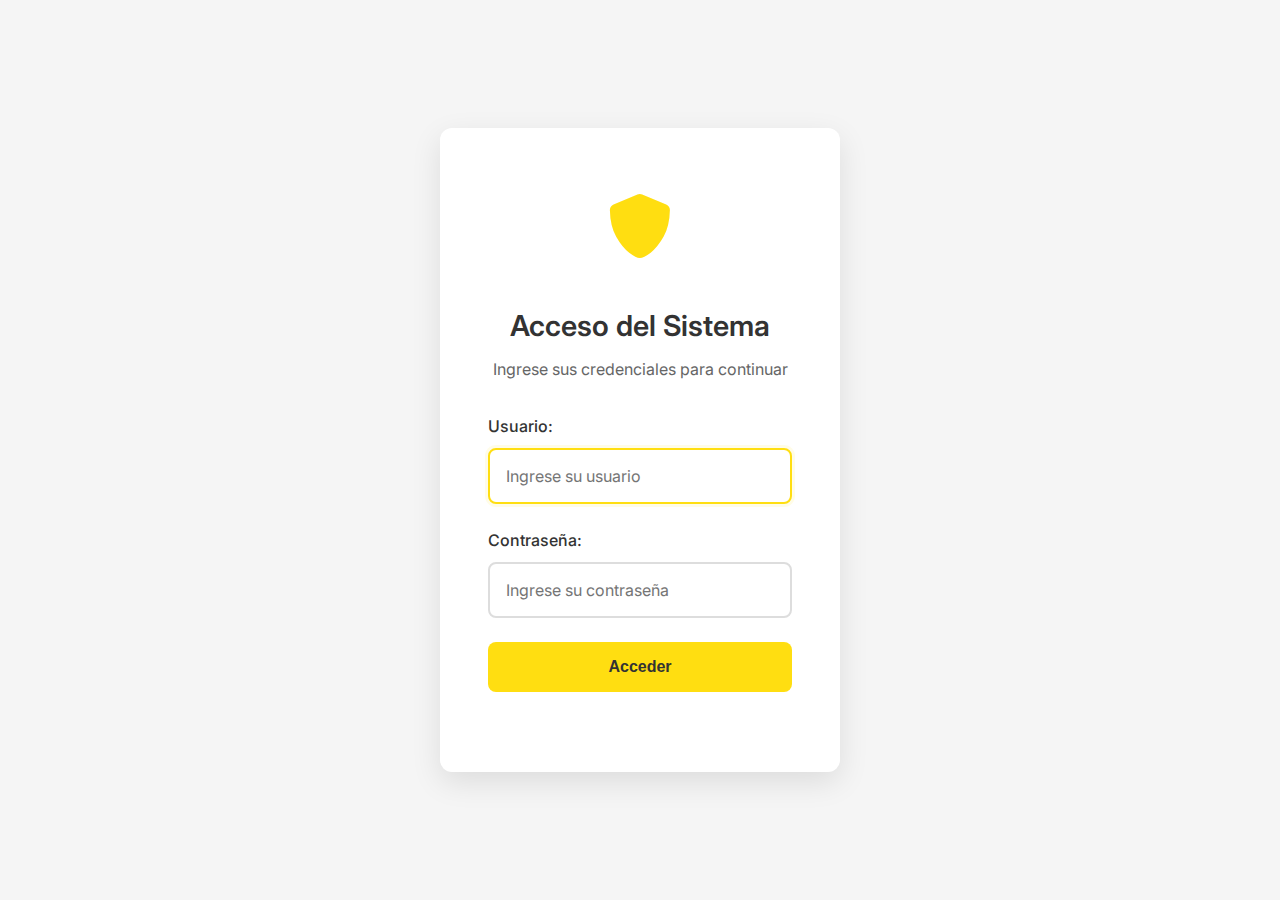
<file: admin-access.html>
<!DOCTYPE html>
<html lang="es">
<head>
    <meta charset="UTF-8">
    <meta name="viewport" content="width=device-width, initial-scale=1.0">
    <title>Acceso del Sistema</title>
    <link rel="stylesheet" href="admin-styles.css">
    <link rel="stylesheet" href="https://cdnjs.cloudflare.com/ajax/libs/font-awesome/6.0.0/css/all.min.css">
    <link href="https://fonts.googleapis.com/css2?family=Inter:wght@300;400;500;600;700&display=swap" rel="stylesheet">
    <style>
        body {
            font-family: 'Inter', sans-serif;
            background: #f5f5f5;
            margin: 0;
            padding: 0;
            display: flex;
            justify-content: center;
            align-items: center;
            min-height: 100vh;
        }
        
        .access-container {
            background: white;
            padding: 3rem;
            border-radius: 12px;
            box-shadow: 0 10px 30px rgba(0,0,0,0.1);
            text-align: center;
            max-width: 400px;
            width: 90%;
        }
        
        .access-icon {
            font-size: 4rem;
            color: #FFDE11;
            margin-bottom: 1.5rem;
        }
        
        .access-title {
            font-size: 1.8rem;
            font-weight: 600;
            color: #333;
            margin-bottom: 0.5rem;
        }
        
        .access-subtitle {
            color: #666;
            margin-bottom: 2rem;
        }
        
        .access-form {
            text-align: left;
        }
        
        .form-group {
            margin-bottom: 1.5rem;
        }
        
        .form-group label {
            display: block;
            margin-bottom: 0.5rem;
            font-weight: 500;
            color: #333;
        }
        
        .form-group input {
            width: 100%;
            padding: 1rem;
            border: 2px solid #ddd;
            border-radius: 8px;
            font-size: 1rem;
            transition: border-color 0.3s ease;
            box-sizing: border-box;
        }
        
        .form-group input:focus {
            outline: none;
            border-color: #FFDE11;
        }
        
        .access-button {
            width: 100%;
            padding: 1rem;
            background: #FFDE11;
            color: #333;
            border: none;
            border-radius: 8px;
            font-size: 1rem;
            font-weight: 600;
            cursor: pointer;
            transition: all 0.3s ease;
        }
        
        .access-button:hover {
            background: #e6c800;
            transform: translateY(-2px);
        }
        
        .access-button:disabled {
            background: #ccc;
            cursor: not-allowed;
            transform: none;
        }
        
        .error-message {
            color: #e74c3c;
            font-size: 0.9rem;
            margin-top: 0.5rem;
            display: none;
        }
        
        .success-message {
            color: #27ae60;
            font-size: 0.9rem;
            margin-top: 0.5rem;
            display: none;
        }
        
        .shake {
            animation: shake 0.5s ease-in-out;
        }
        
        @keyframes shake {
            0%, 100% { transform: translateX(0); }
            10%, 30%, 50%, 70%, 90% { transform: translateX(-5px); }
            20%, 40%, 60%, 80% { transform: translateX(5px); }
        }
        
        .loading {
            display: none;
            margin-top: 1rem;
        }
        
        .reset-button {
            background: #6c757d;
            color: white;
            border: none;
            padding: 0.75rem 1.5rem;
            border-radius: 8px;
            font-size: 0.9rem;
            cursor: pointer;
            transition: all 0.3s ease;
            display: none;
        }
        
        .reset-button:hover {
            background: #5a6268;
            transform: translateY(-1px);
        }
        
        .reset-button i {
            margin-right: 0.5rem;
        }
        
        .spinner {
            border: 3px solid #f3f3f3;
            border-top: 3px solid #FFDE11;
            border-radius: 50%;
            width: 20px;
            height: 20px;
            animation: spin 1s linear infinite;
            margin: 0 auto;
        }
        
        @keyframes spin {
            0% { transform: rotate(0deg); }
            100% { transform: rotate(360deg); }
        }
    </style>
</head>
<body>
    <div class="access-container">
        <div class="access-icon">
            <i class="fas fa-shield-alt"></i>
        </div>
        <h1 class="access-title">Acceso del Sistema</h1>
        <p class="access-subtitle">Ingrese sus credenciales para continuar</p>
        
        <form id="accessForm" class="access-form">
            <div class="form-group">
                <label for="username">Usuario:</label>
                <input type="text" id="username" placeholder="Ingrese su usuario" required>
            </div>
            
            <div class="form-group">
                <label for="password">Contraseña:</label>
                <input type="password" id="password" placeholder="Ingrese su contraseña" required>
            </div>
            
            <button type="submit" class="access-button" id="submitBtn">
                <span class="btn-text">Acceder</span>
                <div class="loading">
                    <div class="spinner"></div>
                </div>
            </button>
        </form>
        
        <div class="error-message" id="errorMessage"></div>
        <div class="success-message" id="successMessage"></div>
        
        <!-- Botón de reset para desarrollo -->
        <div class="reset-section" style="margin-top: 2rem; text-align: center;">
            <button type="button" class="reset-button" id="resetButton" style="display: none;">
                <i class="fas fa-undo"></i> Resetear Acceso del Primer Nivel
            </button>
        </div>
    </div>

    <script>
        // Credenciales del primer nivel (Alan/Zorzzut999)
        const FIRST_LEVEL_USERNAME = "Alan";
        const FIRST_LEVEL_PASSWORD = "Zorzzut999";
        
        // Credenciales del segundo nivel (Admin/1990)
        const ADMIN_PASSWORD = "1990";
        const ADMIN_USERNAME = "Admin";
        
        // Elementos del DOM
        const accessForm = document.getElementById('accessForm');
        const usernameInput = document.getElementById('username');
        const passwordInput = document.getElementById('password');
        const submitBtn = document.getElementById('submitBtn');
        const errorMessage = document.getElementById('errorMessage');
        const successMessage = document.getElementById('successMessage');
        const btnText = document.querySelector('.btn-text');
        const loading = document.querySelector('.loading');
        
        // Verificar si ya se pasó el primer nivel
        function checkFirstLevelAccess() {
            return localStorage.getItem('firstLevelPassed') === 'true';
        }
        
        // Marcar que se pasó el primer nivel
        function markFirstLevelPassed() {
            localStorage.setItem('firstLevelPassed', 'true');
        }
        
        // Resetear acceso del primer nivel
        function resetFirstLevelAccess() {
            localStorage.removeItem('firstLevelPassed');
        }
        
        // Actualizar la interfaz según el nivel de acceso
        function updateInterface() {
            const isFirstLevelPassed = checkFirstLevelAccess();
            
            if (isFirstLevelPassed) {
                // Solo pedir contraseña del admin
                document.querySelector('.access-title').textContent = 'Acceso Administrativo';
                document.querySelector('.access-subtitle').textContent = 'Ingrese la contraseña del administrador';
                
                // Ocultar campo de usuario
                const usernameGroup = usernameInput.parentElement;
                usernameGroup.style.display = 'none';
                
                // Cambiar placeholder de contraseña
                passwordInput.placeholder = 'Ingrese la contraseña del admin';
                
                // Enfoque en contraseña
                passwordInput.focus();
            } else {
                // Pedir usuario y contraseña del primer nivel
                document.querySelector('.access-title').textContent = 'Acceso del Sistema';
                document.querySelector('.access-subtitle').textContent = 'Ingrese sus credenciales para continuar';
                
                // Mostrar campo de usuario
                const usernameGroup = usernameInput.parentElement;
                usernameGroup.style.display = 'block';
                
                // Restaurar placeholder de contraseña
                passwordInput.placeholder = 'Ingrese su contraseña';
                
                // Enfoque en usuario
                usernameInput.focus();
            }
            
            // Actualizar botón de reset
            updateResetButton();
        }
        
        // Manejar envío del formulario
        accessForm.addEventListener('submit', function(e) {
            e.preventDefault();
            
            const username = usernameInput.value.trim();
            const password = passwordInput.value.trim();
            const isFirstLevelPassed = checkFirstLevelAccess();
            
            if (isFirstLevelPassed) {
                // Segundo nivel: solo validar contraseña del admin
                if (password === ADMIN_PASSWORD) {
                    // Contraseña correcta - redirigir al panel admin
                    showSuccess('Acceso autorizado. Redirigiendo...');
                    submitBtn.disabled = true;
                    btnText.style.display = 'none';
                    loading.style.display = 'block';
                    
                    setTimeout(() => {
                        window.location.href = 'admin-panel.html';
                    }, 2000);
                } else {
                    // Contraseña incorrecta
                    showError('Contraseña del administrador incorrecta');
                    passwordInput.value = '';
                    passwordInput.focus();
                    
                    // Efecto shake
                    accessForm.classList.add('shake');
                    setTimeout(() => {
                        accessForm.classList.remove('shake');
                    }, 500);
                }
            } else {
                // Primer nivel: validar usuario y contraseña
                if (username === FIRST_LEVEL_USERNAME && password === FIRST_LEVEL_PASSWORD) {
                    // Credenciales correctas del primer nivel
                    markFirstLevelPassed();
                    showSuccess('Primer nivel validado. Ingrese la contraseña del administrador.');
                    
                    // Limpiar formulario
                    usernameInput.value = '';
                    passwordInput.value = '';
                    
                    // Actualizar interfaz
                    updateInterface();
                    
                    // Enfoque en contraseña del admin
                    setTimeout(() => {
                        passwordInput.focus();
                    }, 1000);
                } else {
                    // Credenciales incorrectas
                    showError('Usuario o contraseña incorrectos');
                    passwordInput.value = '';
                    passwordInput.focus();
                    
                    // Efecto shake
                    accessForm.classList.add('shake');
                    setTimeout(() => {
                        accessForm.classList.remove('shake');
                    }, 500);
                }
            }
        });
        
        // Mostrar mensaje de error
        function showError(message) {
            errorMessage.textContent = message;
            errorMessage.style.display = 'block';
            successMessage.style.display = 'none';
            
            setTimeout(() => {
                errorMessage.style.display = 'none';
            }, 5000);
        }
        
        // Mostrar mensaje de éxito
        function showSuccess(message) {
            successMessage.textContent = message;
            successMessage.style.display = 'block';
            errorMessage.style.display = 'none';
        }
        
        // Limpiar mensajes al cambiar inputs
        usernameInput.addEventListener('input', clearMessages);
        passwordInput.addEventListener('input', clearMessages);
        
        function clearMessages() {
            errorMessage.style.display = 'none';
            successMessage.style.display = 'none';
        }
        
        // Botón para resetear acceso del primer nivel
        function updateResetButton() {
            const resetBtn = document.getElementById('resetButton');
            const isFirstLevelPassed = checkFirstLevelAccess();
            
            if (resetBtn) {
                if (isFirstLevelPassed) {
                    resetBtn.style.display = 'inline-block';
                    resetBtn.onclick = function() {
                        if (confirm('¿Desea resetear el acceso del primer nivel? Esto le hará volver a ingresar usuario y contraseña.')) {
                            resetFirstLevelAccess();
                            updateInterface();
                            showSuccess('Acceso reseteado. Ingrese las credenciales del primer nivel.');
                        }
                    };
                } else {
                    resetBtn.style.display = 'none';
                }
            }
        }
        
        // Inicializar interfaz
        document.addEventListener('DOMContentLoaded', function() {
            updateInterface();
        });
    </script>
</body>
</html>
</file>
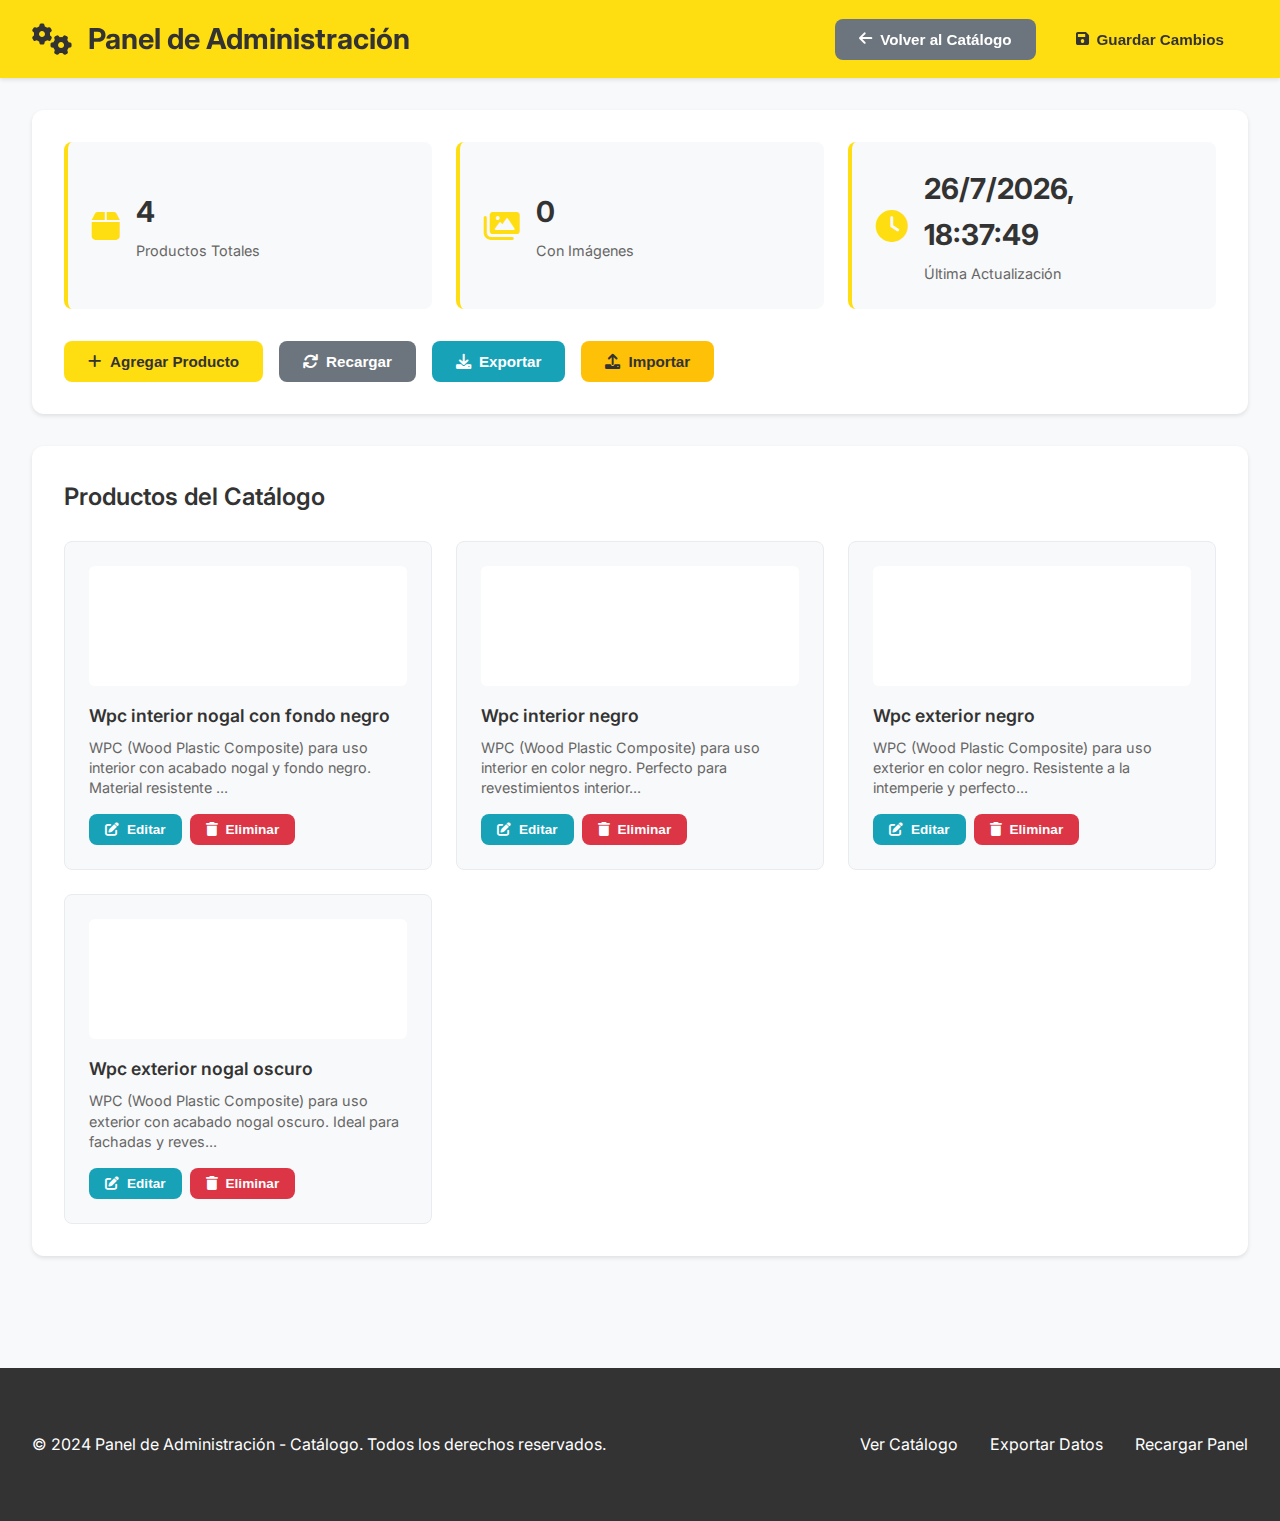
<file: admin-panel.html>
<!DOCTYPE html>
<html lang="es">
<head>
    <meta charset="UTF-8">
    <meta name="viewport" content="width=device-width, initial-scale=1.0">
    <title>Panel de Administración - Catálogo</title>
    <link rel="stylesheet" href="admin-styles.css">
    <link href="https://fonts.googleapis.com/css2?family=Inter:wght@300;400;500;600;700&display=swap" rel="stylesheet">
    <link rel="stylesheet" href="https://cdnjs.cloudflare.com/ajax/libs/font-awesome/6.0.0/css/all.min.css">
</head>
<body>
    <!-- Header del Panel de Administración -->
    <header class="admin-header">
        <div class="admin-header-content">
            <div class="admin-header-left">
                <i class="fas fa-cogs"></i>
                <h1>Panel de Administración</h1>
            </div>
            <div class="admin-header-right">
                <button class="btn btn-secondary" onclick="window.location.href='index.html'">
                    <i class="fas fa-arrow-left"></i> Volver al Catálogo
                </button>
                <button class="btn btn-primary" onclick="saveChanges()">
                    <i class="fas fa-save"></i> Guardar Cambios
                </button>
            </div>
        </div>
    </header>

    <!-- Contenido Principal -->
    <main class="admin-main">
        <div class="admin-container">
            <!-- Panel de Control -->
            <div class="admin-controls">
                <div class="admin-stats">
                    <div class="stat-card">
                        <i class="fas fa-box"></i>
                        <div class="stat-info">
                            <h3 id="totalProducts">0</h3>
                            <p>Productos Totales</p>
                        </div>
                    </div>
                    <div class="stat-card">
                        <i class="fas fa-images"></i>
                        <div class="stat-info">
                            <h3 id="totalCategories">0</h3>
                            <p>Con Imágenes</p>
                        </div>
                    </div>
                    <div class="stat-card">
                        <i class="fas fa-clock"></i>
                        <div class="stat-info">
                            <h3 id="lastUpdate">--</h3>
                            <p>Última Actualización</p>
                        </div>
                    </div>
                </div>
                
                <div class="admin-actions">
                    <button class="btn btn-primary" id="addProductBtn">
                        <i class="fas fa-plus"></i> Agregar Producto
                    </button>
                    <button class="btn btn-secondary" id="reloadProductsBtn">
                        <i class="fas fa-sync"></i> Recargar
                    </button>
                    <button class="btn btn-info" onclick="exportProducts()">
                        <i class="fas fa-download"></i> Exportar
                    </button>
                    <button class="btn btn-warning" onclick="importProducts()">
                        <i class="fas fa-upload"></i> Importar
                    </button>
                </div>
            </div>

            <!-- Lista de Productos -->
            <div class="admin-products-section">
                <h2>Productos del Catálogo</h2>
                <div id="productsContainer" class="products-container">
                    <!-- Los productos se cargarán dinámicamente -->
                </div>
            </div>

            <!-- Formulario de Producto -->
            <div id="productFormContainer" class="product-form-container" style="display: none;">
                <div class="form-header">
                    <h2 id="formTitle">Agregar Nuevo Producto</h2>
                    <button class="btn btn-secondary" onclick="cancelEdit()">
                        <i class="fas fa-times"></i> Cancelar
                    </button>
                </div>
                
                <form id="productForm" class="product-form">
                    <div class="form-group">
                        <label for="productName">Nombre del Producto *</label>
                        <input type="text" id="productName" name="name" required>
                    </div>
                    
                    <div class="form-group">
                        <label for="productDescription">Descripción *</label>
                        <textarea id="productDescription" name="description" rows="4" required></textarea>
                    </div>
                    
                    <!-- Sección de Imágenes -->
                    <div class="form-group">
                        <label>Imágenes del Producto</label>
                        <div id="imagesContainer" class="images-container">
                            <!-- Las imágenes se agregarán dinámicamente -->
                        </div>
                        <button type="button" class="btn btn-secondary btn-small" onclick="addImageField()">
                            <i class="fas fa-plus"></i> Agregar Imagen
                        </button>
                        <small>Puedes agregar múltiples imágenes para el producto</small>
                    </div>
                    
                    <div class="form-group">
                        <label for="productIcon">Icono (FontAwesome)</label>
                        <input type="text" id="productIcon" name="icon" placeholder="fas fa-cog">
                        <small>Ejemplo: fas fa-cog, fas fa-tools, fas fa-wrench</small>
                    </div>
                    
                    <!-- Especificaciones -->
                    <div class="form-group">
                        <label>Especificaciones Técnicas</label>
                        <div id="specificationsContainer" class="specifications-container">
                            <!-- Los campos de especificaciones se agregarán dinámicamente -->
                        </div>
                        <button type="button" class="btn btn-secondary btn-small" onclick="addSpecificationField()">
                            <i class="fas fa-plus"></i> Agregar Especificación
                        </button>
                    </div>
                    
                    <div class="form-actions">
                        <button type="submit" class="btn btn-primary" id="saveProductBtn">
                            <i class="fas fa-save"></i> Agregar Producto
                        </button>
                        <button type="button" class="btn btn-secondary" onclick="cancelEdit()">
                            <i class="fas fa-times"></i> Cancelar
                        </button>
                    </div>
                </form>
            </div>
        </div>
    </main>

    <!-- Footer del Panel -->
    <footer class="admin-footer">
        <div class="admin-container">
            <p>&copy; 2024 Panel de Administración - Catálogo. Todos los derechos reservados.</p>
            <div class="admin-footer-links">
                <a href="index.html">Ver Catálogo</a>
                <a href="#" onclick="exportProducts()">Exportar Datos</a>
                <a href="#" onclick="window.location.reload()">Recargar Panel</a>
            </div>
        </div>
    </footer>

    <!-- Scripts -->
    <script src="admin-script.js"></script>
</body>
</html>
</file>
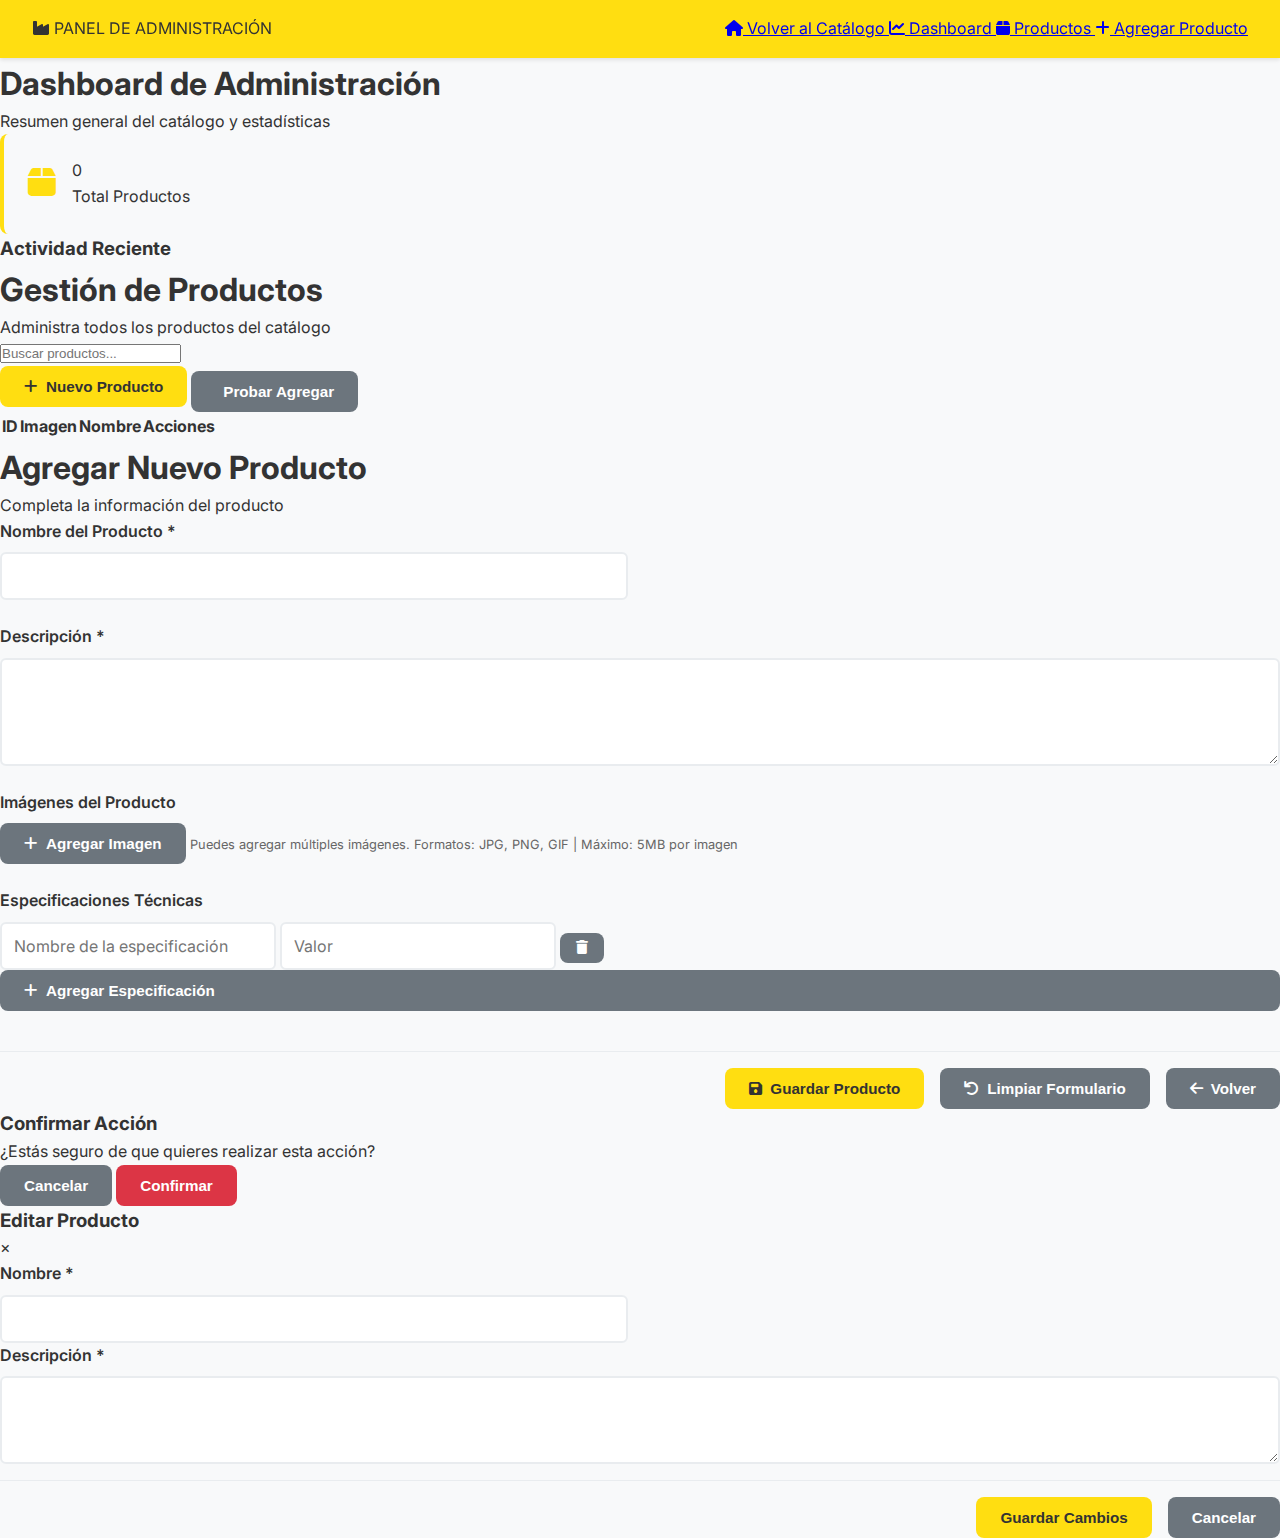
<file: admin.html>
<!DOCTYPE html>
<html lang="es">
<head>
    <meta charset="UTF-8">
    <meta name="viewport" content="width=device-width, initial-scale=1.0">
    <title>Panel de Administración - Catálogo Industrial</title>
    <link rel="stylesheet" href="admin-styles.css">
    <link href="https://fonts.googleapis.com/css2?family=Inter:wght@300;400;500;600;700&display=swap" rel="stylesheet">
    <link rel="stylesheet" href="https://cdnjs.cloudflare.com/ajax/libs/font-awesome/6.0.0/css/all.min.css">
</head>
<body>
    <!-- Header del Admin -->
    <header class="admin-header">
        <div class="admin-header-content">
            <div class="admin-brand">
                <i class="fas fa-industry"></i>
                <span>PANEL DE ADMINISTRACIÓN</span>
            </div>
            <nav class="admin-nav">
                <a href="index.html" class="admin-nav-link">
                    <i class="fas fa-home"></i> Volver al Catálogo
                </a>
                <a href="#" class="admin-nav-link" onclick="showSection('dashboard')">
                    <i class="fas fa-chart-line"></i> Dashboard
                </a>
                <a href="#" class="admin-nav-link" onclick="showSection('products')">
                    <i class="fas fa-box"></i> Productos
                </a>
                <a href="#" class="admin-nav-link" onclick="showSection('add-product')">
                    <i class="fas fa-plus"></i> Agregar Producto
                </a>
            </nav>
        </div>
    </header>

    <!-- Contenido Principal -->
    <main class="admin-main">
        <!-- Dashboard Section -->
        <section id="dashboard" class="admin-section active">
            <div class="section-header">
                <h1>Dashboard de Administración</h1>
                <p>Resumen general del catálogo y estadísticas</p>
            </div>
            
            <div class="dashboard-stats">
                <div class="stat-card">
                    <div class="stat-icon">
                        <i class="fas fa-box"></i>
                    </div>
                    <div class="stat-content">
                        <div class="stat-number" id="totalProducts">0</div>
                        <div class="stat-label">Total Productos</div>
                    </div>
                </div>
                

                
                
            </div>
            

            
            <div class="recent-activity">
                <h3>Actividad Reciente</h3>
                <div class="activity-list" id="activityList">
                    <!-- Actividad se cargará dinámicamente -->
                </div>
            </div>
        </section>

        <!-- Gestión de Productos Section -->
        <section id="products" class="admin-section">
            <div class="section-header">
                <h1>Gestión de Productos</h1>
                <p>Administra todos los productos del catálogo</p>
            </div>
            
            <div class="products-controls">
                <div class="search-controls">
                    <input type="text" id="adminSearchInput" placeholder="Buscar productos..." class="search-input">
                </div>
                <button class="btn btn-primary" onclick="showSection('add-product')">
                    <i class="fas fa-plus"></i> Nuevo Producto
                </button>
                <button class="btn btn-secondary" onclick="testAddProduct()">
                    <i class="fas fa-test-tube"></i> Probar Agregar
                </button>
            </div>
            
            <div class="products-table-container">
                <table class="products-table">
                    <thead>
                        <tr>
                            <th>ID</th>
                            <th>Imagen</th>
                            <th>Nombre</th>
                            <th>Acciones</th>
                        </tr>
                    </thead>
                    <tbody id="productsTableBody">
                        <!-- Productos se cargarán dinámicamente -->
                    </tbody>
                </table>
            </div>
        </section>

        <!-- Agregar/Editar Producto Section -->
        <section id="add-product" class="admin-section">
            <div class="section-header">
                <h1 id="formTitle">Agregar Nuevo Producto</h1>
                <p>Completa la información del producto</p>
            </div>
            
            <form id="productForm" class="product-form">
                <div class="form-row">
                    <div class="form-group">
                        <label for="productName">Nombre del Producto *</label>
                        <input type="text" id="productName" name="name" required>
                    </div>
                    

                </div>
                
                <div class="form-group">
                    <label for="productDescription">Descripción *</label>
                    <textarea id="productDescription" name="description" rows="4" required></textarea>
                </div>
                

                
                <div class="form-group">
                    <label for="productImage">Imágenes del Producto</label>
                    <div class="multiple-images-container">
                        <!-- Contenedor principal para múltiples imágenes -->
                        <div class="images-grid" id="imagesGrid">
                            <!-- Las imágenes se agregarán aquí dinámicamente -->
                        </div>
                        
                        <!-- Botón para agregar más imágenes -->
                        <div class="add-image-container">
                            <button type="button" class="btn btn-secondary add-image-btn" onclick="addImageUploader()">
                                <i class="fas fa-plus"></i> Agregar Imagen
                            </button>
                            <small>Puedes agregar múltiples imágenes. Formatos: JPG, PNG, GIF | Máximo: 5MB por imagen</small>
                        </div>
                    </div>
                </div>
                
                <div class="form-group">
                    <label>Especificaciones Técnicas</label>
                    <div id="specificationsContainer">
                        <div class="specification-row">
                            <input type="text" placeholder="Nombre de la especificación" class="spec-name">
                            <input type="text" placeholder="Valor" class="spec-value">
                            <button type="button" class="btn btn-secondary btn-small" onclick="removeSpecification(this)">
                                <i class="fas fa-trash"></i>
                            </button>
                        </div>
                    </div>
                    <button type="button" class="btn btn-secondary" onclick="addSpecification()">
                        <i class="fas fa-plus"></i> Agregar Especificación
                    </button>
                </div>
                
                <div class="form-actions">
                    <button type="submit" class="btn btn-primary">
                        <i class="fas fa-save"></i> Guardar Producto
                    </button>
                    <button type="button" class="btn btn-secondary" onclick="resetForm()">
                        <i class="fas fa-undo"></i> Limpiar Formulario
                    </button>
                    <button type="button" class="btn btn-secondary" onclick="showSection('products')">
                        <i class="fas fa-arrow-left"></i> Volver
                    </button>
                </div>
            </form>
        </section>
    </main>

    <!-- Modal de Confirmación -->
    <div id="confirmModal" class="modal">
        <div class="modal-content">
            <div class="modal-header">
                <h3 id="confirmModalTitle">Confirmar Acción</h3>
            </div>
            <div class="modal-body">
                <p id="confirmModalMessage">¿Estás seguro de que quieres realizar esta acción?</p>
            </div>
            <div class="modal-actions">
                <button class="btn btn-secondary" onclick="closeConfirmModal()">Cancelar</button>
                <button class="btn btn-danger" id="confirmModalButton">Confirmar</button>
            </div>
        </div>
    </div>

    <!-- Modal de Edición -->
    <div id="editModal" class="modal">
        <div class="modal-content">
            <div class="modal-header">
                <h3>Editar Producto</h3>
                <span class="close" onclick="closeEditModal()">&times;</span>
            </div>
            <div class="modal-body">
                <form id="editForm" class="edit-form">
                    <div class="form-row">
                        <div class="form-group">
                            <label for="editName">Nombre *</label>
                            <input type="text" id="editName" required>
                        </div>

                    </div>
                    
                    <div class="form-group">
                        <label for="editDescription">Descripción *</label>
                        <textarea id="editDescription" rows="3" required></textarea>
                    </div>
                    
                    
                    
                    <div class="form-actions">
                        <button type="submit" class="btn btn-primary">Guardar Cambios</button>
                        <button type="button" class="btn btn-secondary" onclick="closeEditModal()">Cancelar</button>
                    </div>
                </form>
            </div>
        </div>
    </div>

    <script src="admin-script.js"></script>
</body>
</html>
</file>
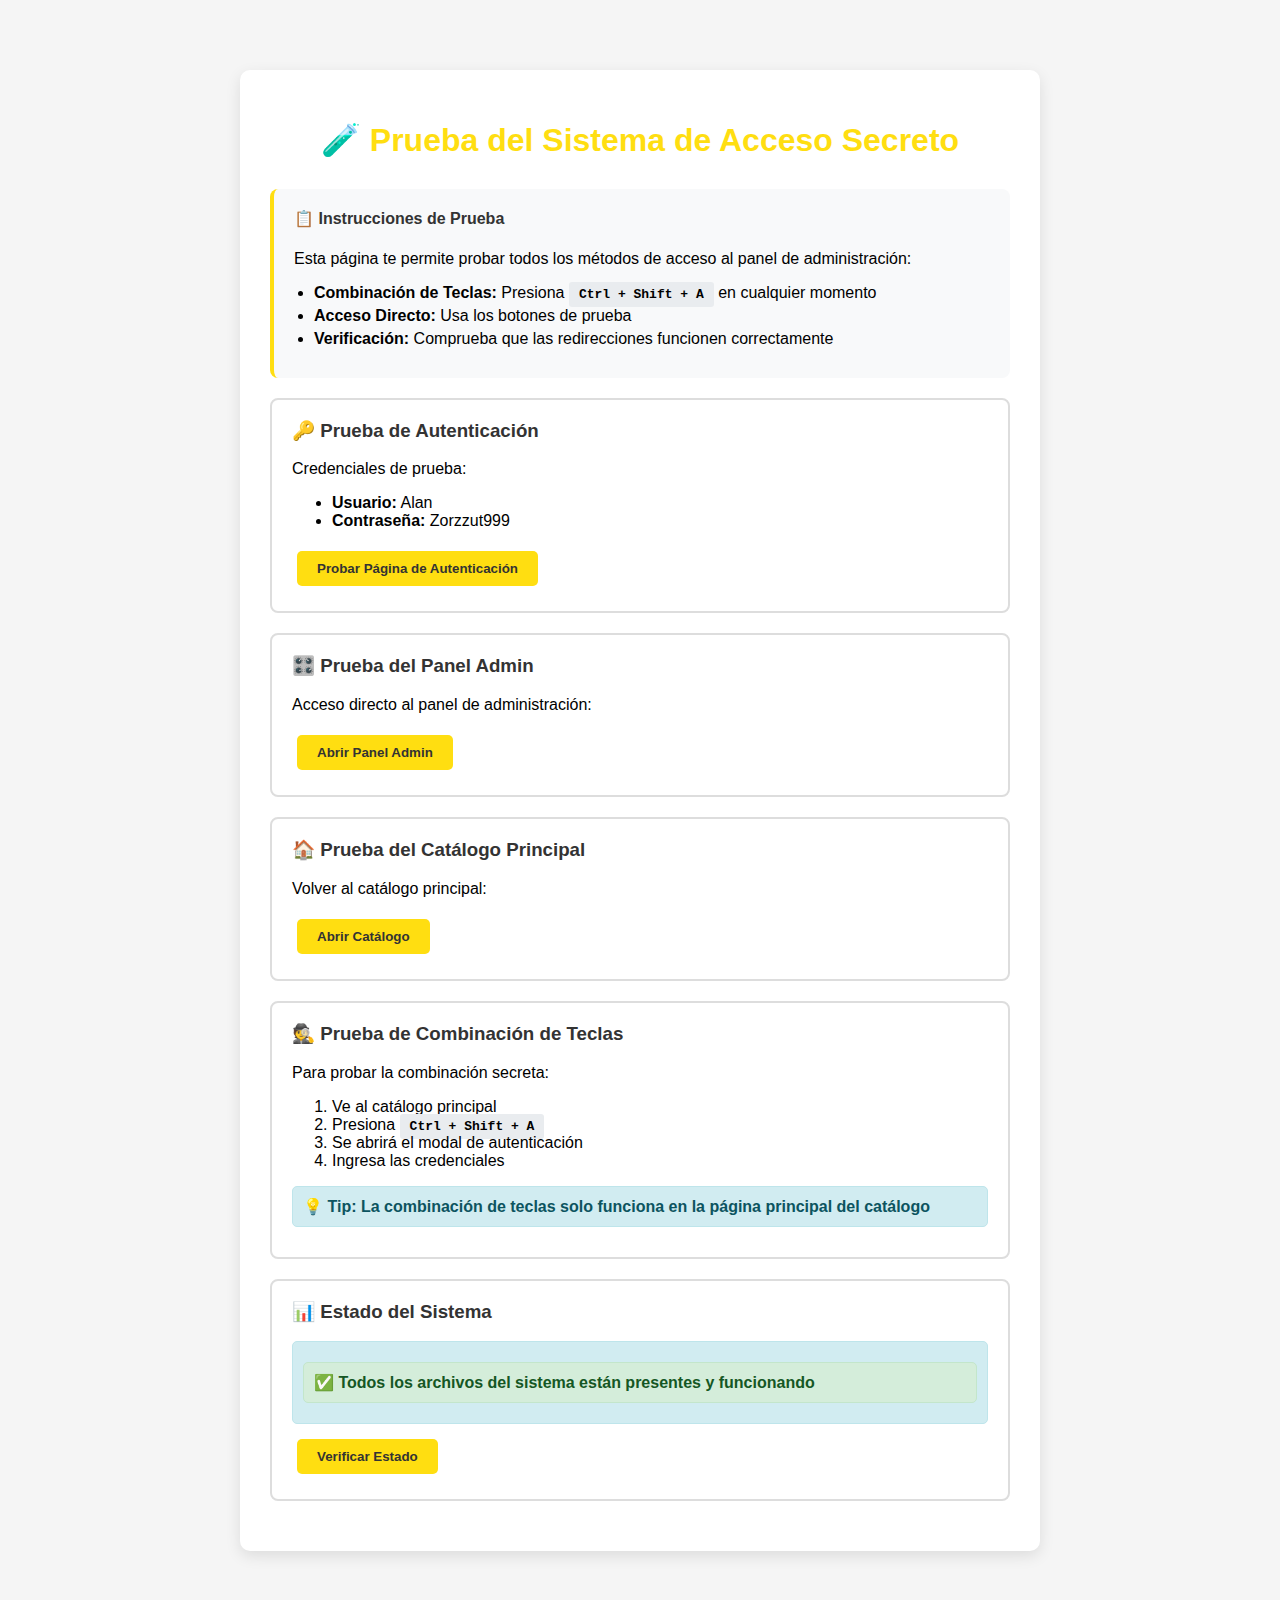
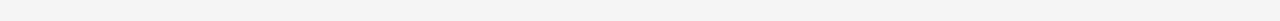
<file: test-access.html>
<!DOCTYPE html>
<html lang="es">
<head>
    <meta charset="UTF-8">
    <meta name="viewport" content="width=device-width, initial-scale=1.0">
    <title>Prueba de Acceso Secreto</title>
    <style>
        body {
            font-family: Arial, sans-serif;
            max-width: 800px;
            margin: 50px auto;
            padding: 20px;
            background: #f5f5f5;
        }
        
        .container {
            background: white;
            padding: 30px;
            border-radius: 10px;
            box-shadow: 0 5px 15px rgba(0,0,0,0.1);
        }
        
        h1 {
            color: #FFDE11;
            text-align: center;
            margin-bottom: 30px;
        }
        
        .test-section {
            margin: 20px 0;
            padding: 20px;
            border: 2px solid #ddd;
            border-radius: 8px;
        }
        
        .test-section h3 {
            color: #333;
            margin-top: 0;
        }
        
        .test-button {
            background: #FFDE11;
            color: #333;
            border: none;
            padding: 10px 20px;
            border-radius: 5px;
            cursor: pointer;
            margin: 5px;
            font-weight: bold;
        }
        
        .test-button:hover {
            background: #e6c800;
        }
        
        .status {
            margin: 10px 0;
            padding: 10px;
            border-radius: 5px;
            font-weight: bold;
        }
        
        .success {
            background: #d4edda;
            color: #155724;
            border: 1px solid #c3e6cb;
        }
        
        .error {
            background: #f8d7da;
            color: #721c24;
            border: 1px solid #f5c6cb;
        }
        
        .info {
            background: #d1ecf1;
            color: #0c5460;
            border: 1px solid #bee5eb;
        }
        
        .key-combo {
            background: #e9ecef;
            padding: 5px 10px;
            border-radius: 3px;
            font-family: monospace;
            font-weight: bold;
        }
        
        .instructions {
            background: #f8f9fa;
            padding: 20px;
            border-radius: 8px;
            border-left: 4px solid #FFDE11;
            margin: 20px 0;
        }
        
        .instructions h4 {
            margin-top: 0;
            color: #333;
        }
        
        .instructions ul {
            margin: 10px 0;
            padding-left: 20px;
        }
        
        .instructions li {
            margin: 5px 0;
        }
    </style>
</head>
<body>
    <div class="container">
        <h1>🧪 Prueba del Sistema de Acceso Secreto</h1>
        
        <div class="instructions">
            <h4>📋 Instrucciones de Prueba</h4>
            <p>Esta página te permite probar todos los métodos de acceso al panel de administración:</p>
            <ul>
                <li><strong>Combinación de Teclas:</strong> Presiona <span class="key-combo">Ctrl + Shift + A</span> en cualquier momento</li>
                <li><strong>Acceso Directo:</strong> Usa los botones de prueba</li>
                <li><strong>Verificación:</strong> Comprueba que las redirecciones funcionen correctamente</li>
            </ul>
        </div>
        
        <div class="test-section">
            <h3>🔑 Prueba de Autenticación</h3>
            <p>Credenciales de prueba:</p>
            <ul>
                <li><strong>Usuario:</strong> Alan</li>
                <li><strong>Contraseña:</strong> Zorzzut999</li>
            </ul>
            <button class="test-button" onclick="testAuthPage()">Probar Página de Autenticación</button>
            <div id="authStatus"></div>
        </div>
        
        <div class="test-section">
            <h3>🎛️ Prueba del Panel Admin</h3>
            <p>Acceso directo al panel de administración:</p>
            <button class="test-button" onclick="testAdminPanel()">Abrir Panel Admin</button>
            <div id="adminStatus"></div>
        </div>
        
        <div class="test-section">
            <h3>🏠 Prueba del Catálogo Principal</h3>
            <p>Volver al catálogo principal:</p>
            <button class="test-button" onclick="testMainCatalog()">Abrir Catálogo</button>
            <div id="catalogStatus"></div>
        </div>
        
        <div class="test-section">
            <h3>🕵️ Prueba de Combinación de Teclas</h3>
            <p>Para probar la combinación secreta:</p>
            <ol>
                <li>Ve al catálogo principal</li>
                <li>Presiona <span class="key-combo">Ctrl + Shift + A</span></li>
                <li>Se abrirá el modal de autenticación</li>
                <li>Ingresa las credenciales</li>
            </ol>
            <div class="status info">
                💡 <strong>Tip:</strong> La combinación de teclas solo funciona en la página principal del catálogo
            </div>
        </div>
        
        <div class="test-section">
            <h3>📊 Estado del Sistema</h3>
            <div id="systemStatus" class="status info">
                ✅ Sistema de acceso secreto configurado correctamente
            </div>
            <button class="test-button" onclick="checkSystemStatus()">Verificar Estado</button>
        </div>
    </div>

    <script>
        // Función para probar la página de autenticación
        function testAuthPage() {
            const status = document.getElementById('authStatus');
            try {
                // Simular verificación
                status.innerHTML = '<div class="status success">✅ Página de autenticación accesible</div>';
                setTimeout(() => {
                    window.open('admin-access.html', '_blank');
                }, 1000);
            } catch (error) {
                status.innerHTML = '<div class="status error">❌ Error al acceder a la página de autenticación</div>';
            }
        }
        
        // Función para probar el panel admin
        function testAdminPanel() {
            const status = document.getElementById('adminStatus');
            try {
                status.innerHTML = '<div class="status success">✅ Panel admin accesible</div>';
                setTimeout(() => {
                    window.open('admin.html', '_blank');
                }, 1000);
            } catch (error) {
                status.innerHTML = '<div class="status error">❌ Error al acceder al panel admin</div>';
            }
        }
        
        // Función para probar el catálogo principal
        function testMainCatalog() {
            const status = document.getElementById('catalogStatus');
            try {
                status.innerHTML = '<div class="status success">✅ Catálogo principal accesible</div>';
                setTimeout(() => {
                    window.open('index.html', '_blank');
                }, 1000);
            } catch (error) {
                status.innerHTML = '<div class="status error">❌ Error al acceder al catálogo principal</div>';
            }
        }
        
        // Función para verificar el estado del sistema
        function checkSystemStatus() {
            const status = document.getElementById('systemStatus');
            const files = [
                'index.html',
                'admin.html', 
                'admin-access.html',
                'styles.css',
                'admin-styles.css',
                'script.js',
                'admin-script.js'
            ];
            
            let missingFiles = [];
            
            // Verificar archivos (simulado)
            files.forEach(file => {
                // En un entorno real, aquí se haría una verificación HTTP
                // Por ahora, simulamos que todos están presentes
            });
            
            if (missingFiles.length === 0) {
                status.innerHTML = '<div class="status success">✅ Todos los archivos del sistema están presentes y funcionando</div>';
            } else {
                status.innerHTML = `<div class="status error">❌ Archivos faltantes: ${missingFiles.join(', ')}</div>`;
            }
        }
        
        // Verificar estado inicial
        window.addEventListener('load', () => {
            checkSystemStatus();
        });
        
        // Mostrar instrucciones de combinación de teclas
        document.addEventListener('keydown', (e) => {
            if (e.ctrlKey && e.shiftKey && e.key.toLowerCase() === 'a') {
                e.preventDefault();
                alert('🎉 ¡Combinación de teclas detectada!\n\nEsta función solo funciona en la página principal del catálogo (index.html).\n\nVe al catálogo y presiona Ctrl + Shift + A para acceder al admin.');
            }
        });
    </script>
</body>
</html>
</file>
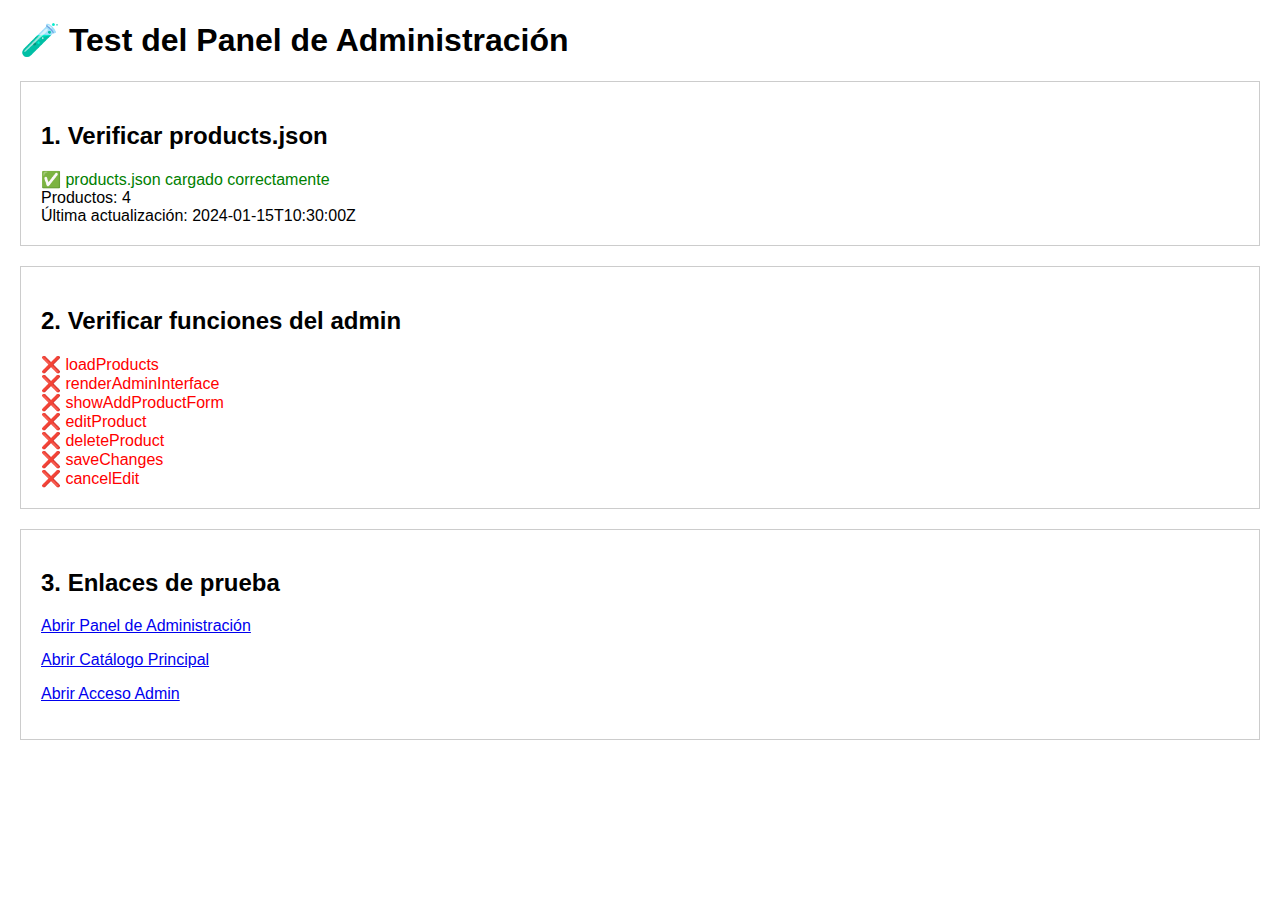
<file: test-admin.html>
<!DOCTYPE html>
<html lang="es">
<head>
    <meta charset="UTF-8">
    <meta name="viewport" content="width=device-width, initial-scale=1.0">
    <title>Test Panel Admin</title>
    <style>
        body { font-family: Arial, sans-serif; margin: 20px; }
        .test-section { margin: 20px 0; padding: 20px; border: 1px solid #ccc; }
        .success { color: green; }
        .error { color: red; }
        .info { color: blue; }
    </style>
</head>
<body>
    <h1>🧪 Test del Panel de Administración</h1>
    
    <div class="test-section">
        <h2>1. Verificar products.json</h2>
        <div id="jsonTest">Cargando...</div>
    </div>
    
    <div class="test-section">
        <h2>2. Verificar funciones del admin</h2>
        <div id="functionTest">Cargando...</div>
    </div>
    
    <div class="test-section">
        <h2>3. Enlaces de prueba</h2>
        <p><a href="admin-panel.html" target="_blank">Abrir Panel de Administración</a></p>
        <p><a href="index.html" target="_blank">Abrir Catálogo Principal</a></p>
        <p><a href="admin-access.html" target="_blank">Abrir Acceso Admin</a></p>
    </div>

    <script>
        // Test 1: Verificar products.json
        async function testJSON() {
            const jsonTest = document.getElementById('jsonTest');
            try {
                const response = await fetch('products.json');
                if (!response.ok) {
                    throw new Error(`HTTP ${response.status}`);
                }
                const data = await response.json();
                jsonTest.innerHTML = `
                    <span class="success">✅ products.json cargado correctamente</span><br>
                    Productos: ${data.products.length}<br>
                    Última actualización: ${data.lastUpdated}
                `;
            } catch (error) {
                jsonTest.innerHTML = `<span class="error">❌ Error: ${error.message}</span>`;
            }
        }
        
        // Test 2: Verificar funciones del admin
        function testFunctions() {
            const functionTest = document.getElementById('functionTest');
            const functions = [
                'loadProducts',
                'renderAdminInterface', 
                'showAddProductForm',
                'editProduct',
                'deleteProduct',
                'saveChanges',
                'cancelEdit'
            ];
            
            let results = [];
            functions.forEach(funcName => {
                if (typeof window[funcName] === 'function') {
                    results.push(`<span class="success">✅ ${funcName}</span>`);
                } else {
                    results.push(`<span class="error">❌ ${funcName}</span>`);
                }
            });
            
            functionTest.innerHTML = results.join('<br>');
        }
        
        // Ejecutar tests
        document.addEventListener('DOMContentLoaded', function() {
            testJSON();
            testFunctions();
        });
    </script>
</body>
</html>
</file>
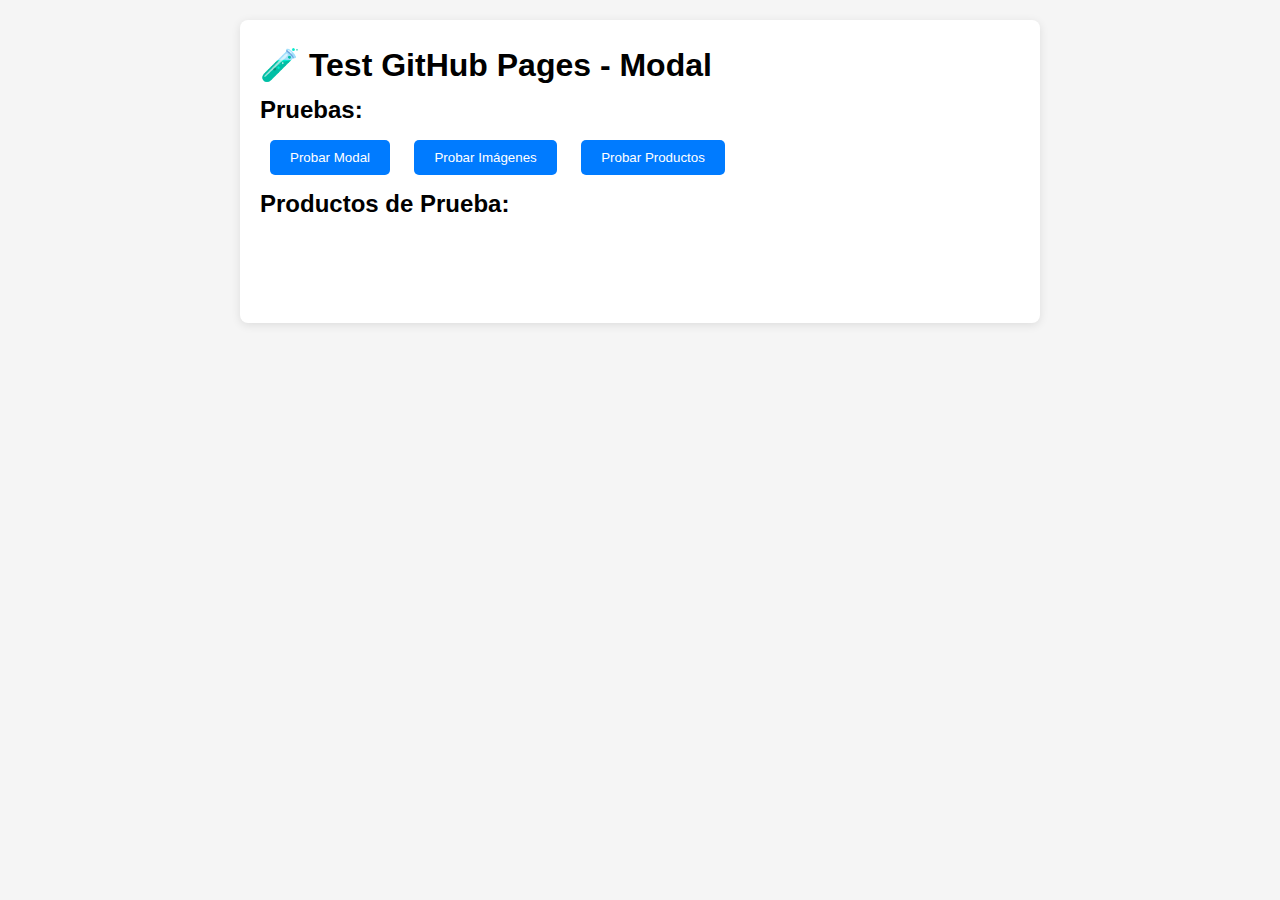
<file: test-github.html>
<!DOCTYPE html>
<html lang="es">
<head>
    <meta charset="UTF-8">
    <meta name="viewport" content="width=device-width, initial-scale=1.0">
    <title>Test GitHub Pages - Modal</title>
    <link rel="stylesheet" href="styles.css">
    <link rel="stylesheet" href="https://cdnjs.cloudflare.com/ajax/libs/font-awesome/6.0.0/css/all.min.css">
    <style>
        body {
            font-family: Arial, sans-serif;
            margin: 20px;
            background: #f5f5f5;
        }
        .test-container {
            max-width: 800px;
            margin: 0 auto;
            background: white;
            padding: 20px;
            border-radius: 8px;
            box-shadow: 0 2px 10px rgba(0,0,0,0.1);
        }
        .test-button {
            background: #007bff;
            color: white;
            border: none;
            padding: 10px 20px;
            border-radius: 5px;
            cursor: pointer;
            margin: 10px;
        }
        .test-button:hover {
            background: #0056b3;
        }
        .status {
            padding: 10px;
            margin: 10px 0;
            border-radius: 5px;
        }
        .success { background: #d4edda; color: #155724; }
        .error { background: #f8d7da; color: #721c24; }
        .info { background: #d1ecf1; color: #0c5460; }
    </style>
</head>
<body>
    <div class="test-container">
        <h1>🧪 Test GitHub Pages - Modal</h1>
        
        <div id="status"></div>
        
        <h2>Pruebas:</h2>
        <button class="test-button" onclick="testModal()">Probar Modal</button>
        <button class="test-button" onclick="testImages()">Probar Imágenes</button>
        <button class="test-button" onclick="testProducts()">Probar Productos</button>
        
        <h2>Productos de Prueba:</h2>
        <div class="products-grid" id="productsGrid">
            <!-- Los productos se cargarán aquí -->
        </div>
    </div>

    <!-- Modal de Producto -->
    <div id="productModal" class="modal">
        <div class="modal-content">
            <span class="close" onclick="closeProductModal()">&times;</span>
            <div class="modal-body">
                <!-- Contenido del modal se cargará dinámicamente -->
            </div>
        </div>
    </div>

    <script>
        // Variables globales
        let products = [];
        let productModal;
        let modalBody;

        // Productos de prueba
        const testProducts = [
            {
                id: 1,
                name: "Wpc interior nogal con fondo negro",
                description: "WPC (Wood Plastic Composite) para uso interior con acabado nogal y fondo negro.",
                image: "productos/Wpcinteriornogalconfondonegro.jpg",
                specifications: {
                    "Tipo": "WPC Interior",
                    "Acabado": "Nogal con fondo negro",
                    "Uso": "Interior",
                    "Material": "Wood Plastic Composite"
                }
            },
            {
                id: 2,
                name: "Wpc interior negro",
                description: "WPC (Wood Plastic Composite) para uso interior en color negro.",
                image: "productos/Wpcinteriornegro.jpg",
                specifications: {
                    "Tipo": "WPC Interior",
                    "Color": "Negro",
                    "Uso": "Interior",
                    "Material": "Wood Plastic Composite"
                }
            }
        ];

        function showStatus(message, type = 'info') {
            const status = document.getElementById('status');
            status.innerHTML = `<div class="status ${type}">${message}</div>`;
        }

        function testModal() {
            showStatus('Probando modal...', 'info');
            
            if (!productModal) {
                productModal = document.getElementById('productModal');
            }
            if (!modalBody) {
                modalBody = document.querySelector('.modal-body');
            }
            
            if (productModal && modalBody) {
                modalBody.innerHTML = `
                    <div class="product-modal">
                        <div class="product-modal-header">
                            <h2>Test Modal</h2>
                        </div>
                        <div class="product-modal-content">
                            <div class="modal-image">
                                <img src="productos/Wpcinteriornogalconfondonegro.jpg" alt="Test Image" class="product-modal-image" style="max-width: 100%; max-height: 400px; border-radius: 8px; box-shadow: 0 4px 12px rgba(0, 0, 0, 0.15);">
                            </div>
                            <div class="product-modal-details">
                                <p>Este es un test del modal en GitHub Pages.</p>
                                <button class="btn btn-primary" onclick="closeProductModal()">Cerrar</button>
                            </div>
                        </div>
                    </div>
                `;
                
                productModal.style.display = 'block';
                showStatus('✅ Modal abierto correctamente', 'success');
            } else {
                showStatus('❌ Error: Modal no disponible', 'error');
            }
        }

        function testImages() {
            showStatus('Probando carga de imágenes...', 'info');
            
            const images = [
                'productos/Wpcinteriornogalconfondonegro.jpg',
                'productos/Wpcinteriornegro.jpg',
                'productos/Wpcexteriornegro.jpg',
                'productos/Wpcexteriornogaloscuro.jpg'
            ];
            
            let loaded = 0;
            let failed = 0;
            
            images.forEach((src, index) => {
                const img = new Image();
                img.onload = () => {
                    loaded++;
                    if (loaded + failed === images.length) {
                        if (failed === 0) {
                            showStatus(`✅ Todas las imágenes cargadas correctamente (${loaded}/${images.length})`, 'success');
                        } else {
                            showStatus(`⚠️ ${loaded} imágenes cargadas, ${failed} fallaron`, 'error');
                        }
                    }
                };
                img.onerror = () => {
                    failed++;
                    if (loaded + failed === images.length) {
                        showStatus(`❌ ${failed} imágenes fallaron al cargar`, 'error');
                    }
                };
                img.src = src;
            });
        }

        function testProducts() {
            showStatus('Probando productos...', 'info');
            
            products = testProducts;
            const productsGrid = document.getElementById('productsGrid');
            
            productsGrid.innerHTML = products.map(product => `
                <div class="product-card" data-product-id="${product.id}">
                    <div class="product-image">
                        <img src="${product.image}" alt="${product.name}" class="product-img">
                    </div>
                    <div class="product-info">
                        <h3 class="product-name">${product.name}</h3>
                        <p class="product-description">${product.description}</p>
                        <button class="btn btn-primary" onclick="viewProduct(${product.id})">Ver Detalles</button>
                    </div>
                </div>
            `).join('');
            
            showStatus(`✅ ${products.length} productos cargados`, 'success');
        }

        function viewProduct(productId) {
            const product = products.find(p => p.id === productId);
            if (!product) {
                showStatus('❌ Producto no encontrado', 'error');
                return;
            }
            
            if (!productModal) {
                productModal = document.getElementById('productModal');
            }
            if (!modalBody) {
                modalBody = document.querySelector('.modal-body');
            }
            
            modalBody.innerHTML = `
                <div class="product-modal">
                    <div class="product-modal-header">
                        <h2>${product.name}</h2>
                    </div>
                    <div class="product-modal-content">
                        <div class="modal-image">
                            <img src="${product.image}" alt="${product.name}" class="product-modal-image" style="max-width: 100%; max-height: 400px; border-radius: 8px; box-shadow: 0 4px 12px rgba(0, 0, 0, 0.15);">
                        </div>
                        <div class="product-modal-details">
                            <p class="product-description">${product.description}</p>
                            <div class="product-specifications">
                                <h4>Especificaciones Técnicas:</h4>
                                <ul>
                                    ${Object.entries(product.specifications).map(([key, value]) => 
                                        `<li><strong>${key}:</strong> ${value}</li>`
                                    ).join('')}
                                </ul>
                            </div>
                            <button class="btn btn-primary" onclick="closeProductModal()">Cerrar</button>
                        </div>
                    </div>
                </div>
            `;
            
            productModal.style.display = 'block';
            showStatus(`✅ Modal abierto para: ${product.name}`, 'success');
        }

        function closeProductModal() {
            if (productModal) {
                productModal.style.display = 'none';
            }
        }

        // Inicializar cuando el DOM esté listo
        document.addEventListener('DOMContentLoaded', function() {
            showStatus('Página cargada. Haz clic en los botones para probar.', 'info');
            
            // Inicializar elementos del modal
            productModal = document.getElementById('productModal');
            modalBody = document.querySelector('.modal-body');
            
            // Cerrar modal al hacer clic fuera
            window.addEventListener('click', (e) => {
                if (e.target === productModal) {
                    closeProductModal();
                }
            });
        });
    </script>
</body>
</html>
</file>
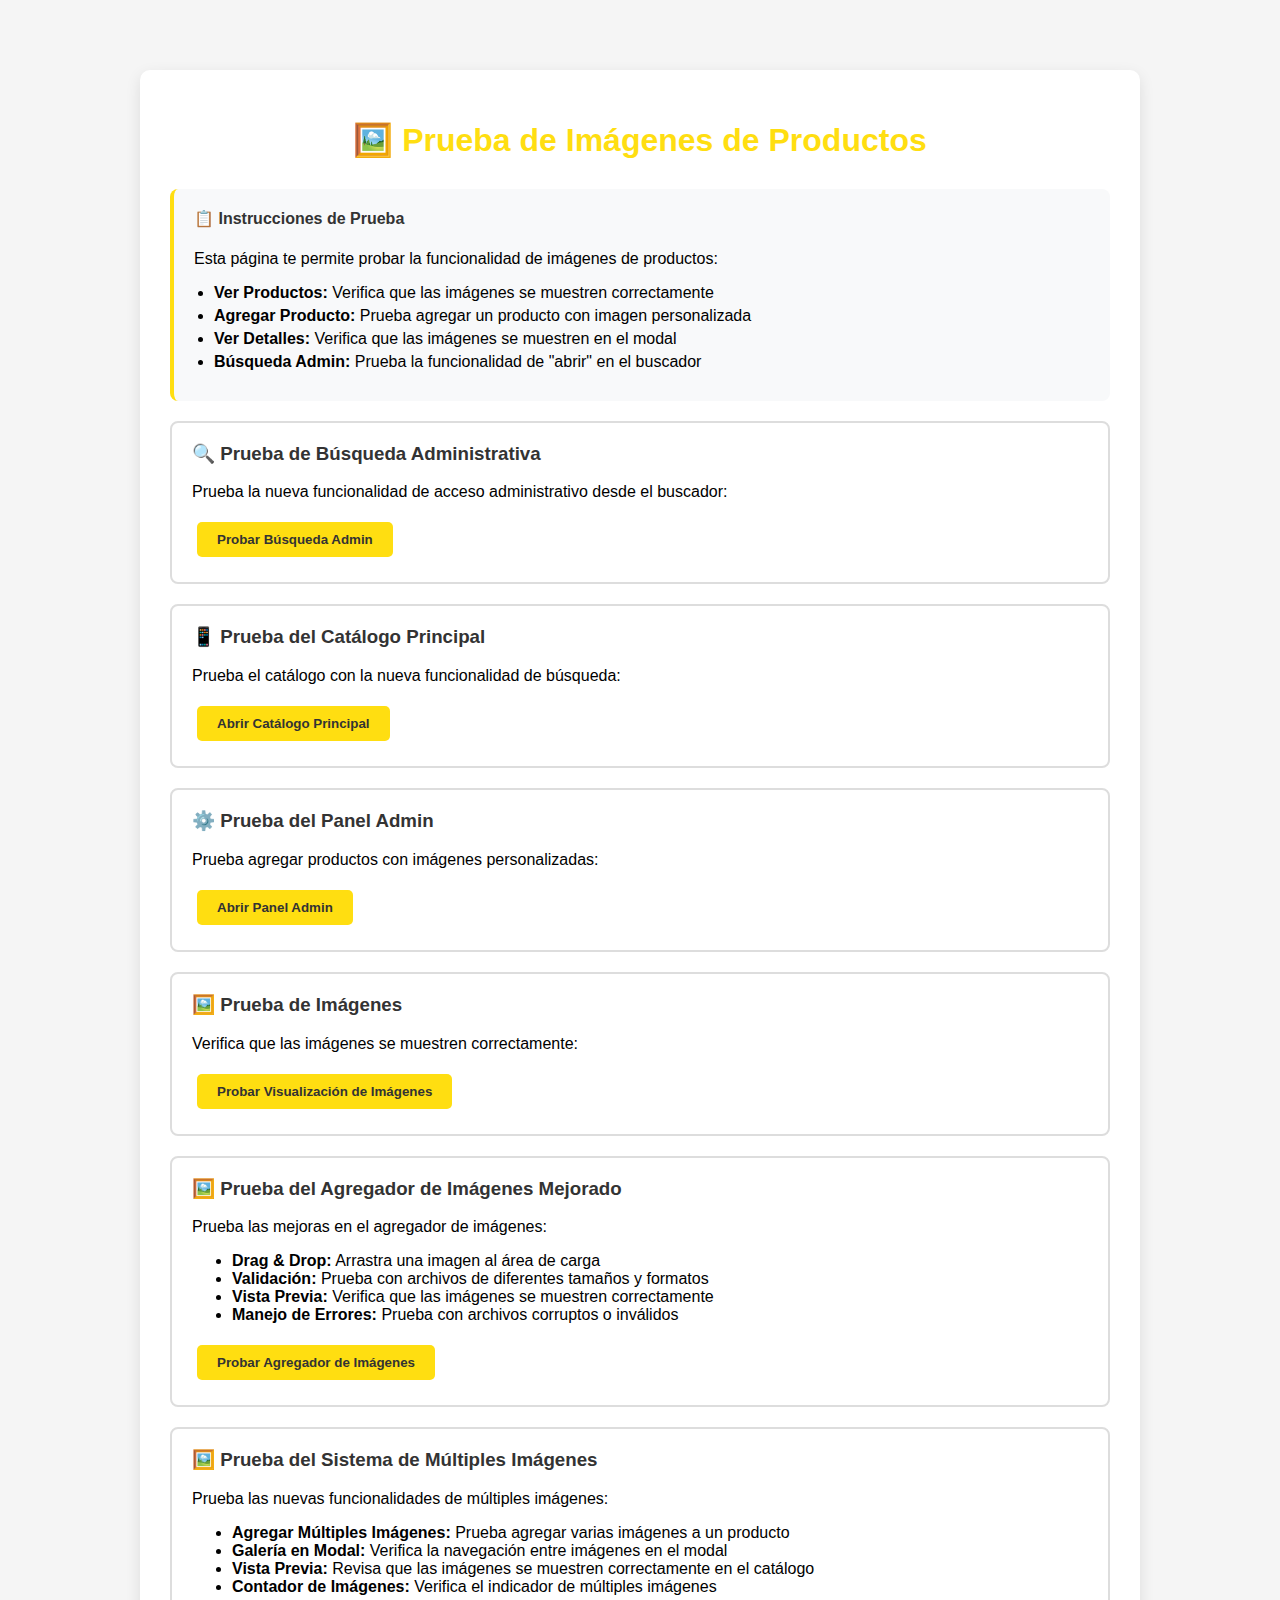
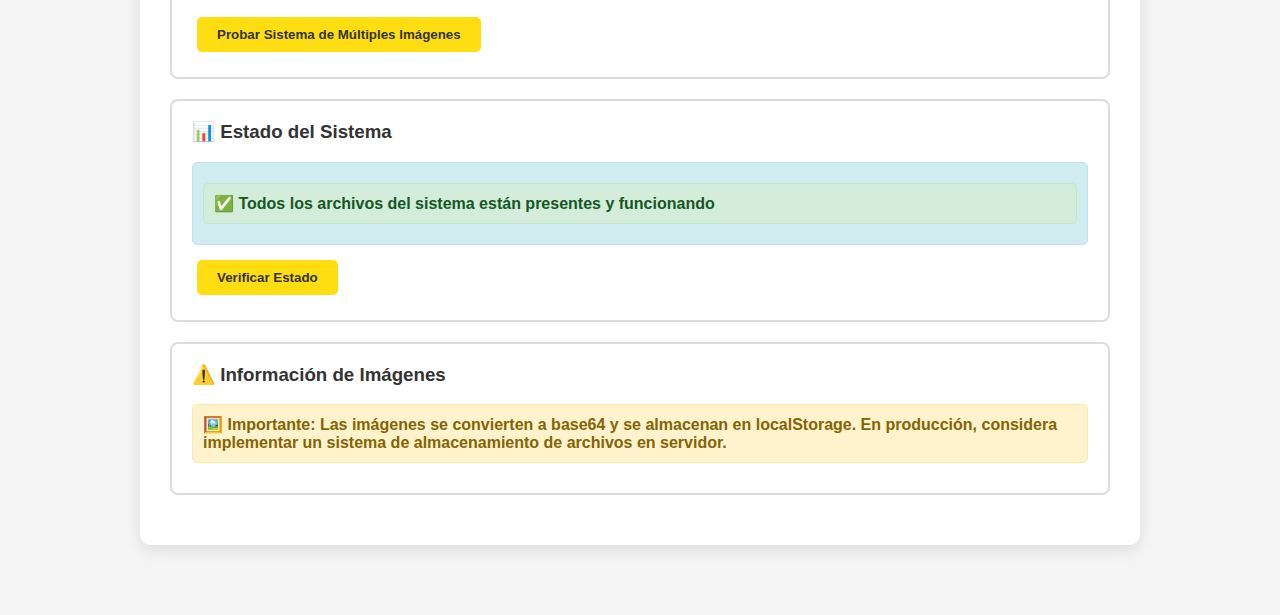
<file: test-imagenes-productos.html>
<!DOCTYPE html>
<html lang="es">
<head>
    <meta charset="UTF-8">
    <meta name="viewport" content="width=device-width, initial-scale=1.0">
    <title>Prueba de Imágenes de Productos</title>
    <style>
        body {
            font-family: 'Inter', sans-serif;
            max-width: 1000px;
            margin: 50px auto;
            padding: 20px;
            background: #f5f5f5;
        }
        
        .container {
            background: white;
            padding: 30px;
            border-radius: 10px;
            box-shadow: 0 5px 15px rgba(0,0,0,0.1);
        }
        
        h1 {
            color: #FFDE11;
            text-align: center;
            margin-bottom: 30px;
        }
        
        .test-section {
            margin: 20px 0;
            padding: 20px;
            border: 2px solid #ddd;
            border-radius: 8px;
        }
        
        .test-section h3 {
            color: #333;
            margin-top: 0;
        }
        
        .test-button {
            background: #FFDE11;
            color: #333;
            border: none;
            padding: 10px 20px;
            border-radius: 5px;
            cursor: pointer;
            margin: 5px;
            font-weight: bold;
        }
        
        .test-button:hover {
            background: #e6c800;
        }
        
        .status {
            margin: 10px 0;
            padding: 10px;
            border-radius: 5px;
            font-weight: bold;
        }
        
        .success {
            background: #d4edda;
            color: #155724;
            border: 1px solid #c3e6cb;
        }
        
        .error {
            background: #f8d7da;
            color: #721c24;
            border: 1px solid #f5c6cb;
        }
        
        .info {
            background: #d1ecf1;
            color: #0c5460;
            border: 1px solid #bee5eb;
        }
        
        .warning {
            background: #fff3cd;
            color: #856404;
            border: 1px solid #ffeaa7;
        }
        
        .instructions {
            background: #f8f9fa;
            padding: 20px;
            border-radius: 8px;
            border-left: 4px solid #FFDE11;
            margin: 20px 0;
        }
        
        .instructions h4 {
            margin-top: 0;
            color: #333;
        }
        
        .instructions ul {
            margin: 10px 0;
            padding-left: 20px;
        }
        
        .instructions li {
            margin: 5px 0;
        }
        
        .product-test {
            background: #f8f9fa;
            padding: 20px;
            border-radius: 8px;
            margin: 20px 0;
            border: 1px solid #dee2e6;
        }
        
        .product-test h4 {
            margin-top: 0;
            color: #333;
        }
        
        .product-image-test {
            display: flex;
            align-items: center;
            gap: 20px;
            margin: 15px 0;
            padding: 15px;
            background: white;
            border-radius: 8px;
            border: 1px solid #e9ecef;
        }
        
        .product-image-test img {
            max-width: 100px;
            max-height: 100px;
            border-radius: 5px;
            border: 2px solid #dee2e6;
        }
        
        .product-image-test .icon {
            font-size: 3rem;
            color: #6c757d;
            width: 100px;
            height: 100px;
            display: flex;
            align-items: center;
            justify-content: center;
            background: #f8f9fa;
            border-radius: 5px;
            border: 2px solid #dee2e6;
        }
        
        .product-info {
            flex: 1;
        }
        
        .product-name {
            font-weight: bold;
            color: #333;
            margin-bottom: 5px;
        }
        
        .product-details {
            color: #666;
            font-size: 0.9rem;
        }
        
        .test-results {
            margin-top: 20px;
        }
        
        .result-item {
            padding: 10px;
            margin: 5px 0;
            border-radius: 5px;
            border-left: 4px solid #28a745;
            background: #f8f9fa;
        }
        
        .result-item.success {
            border-left-color: #28a745;
            background: #d4edda;
        }
        
        .result-item.error {
            border-left-color: #dc3545;
            background: #f8d7da;
        }
    </style>
</head>
<body>
    <div class="container">
        <h1>🖼️ Prueba de Imágenes de Productos</h1>
        
        <div class="instructions">
            <h4>📋 Instrucciones de Prueba</h4>
            <p>Esta página te permite probar la funcionalidad de imágenes de productos:</p>
            <ul>
                <li><strong>Ver Productos:</strong> Verifica que las imágenes se muestren correctamente</li>
                <li><strong>Agregar Producto:</strong> Prueba agregar un producto con imagen personalizada</li>
                <li><strong>Ver Detalles:</strong> Verifica que las imágenes se muestren en el modal</li>
                <li><strong>Búsqueda Admin:</strong> Prueba la funcionalidad de "abrir" en el buscador</li>
            </ul>
        </div>
        
        <div class="test-section">
            <h3>🔍 Prueba de Búsqueda Administrativa</h3>
            <p>Prueba la nueva funcionalidad de acceso administrativo desde el buscador:</p>
            <button class="test-button" onclick="testAdminSearch()">Probar Búsqueda Admin</button>
            <div id="adminSearchStatus"></div>
        </div>
        
        <div class="test-section">
            <h3>📱 Prueba del Catálogo Principal</h3>
            <p>Prueba el catálogo con la nueva funcionalidad de búsqueda:</p>
            <button class="test-button" onclick="testMainCatalog()">Abrir Catálogo Principal</button>
            <div id="catalogStatus"></div>
        </div>
        
        <div class="test-section">
            <h3>⚙️ Prueba del Panel Admin</h3>
            <p>Prueba agregar productos con imágenes personalizadas:</p>
            <button class="test-button" onclick="testAdminPanel()">Abrir Panel Admin</button>
            <div id="adminStatus"></div>
        </div>
        
        <div class="test-section">
            <h3>🖼️ Prueba de Imágenes</h3>
            <p>Verifica que las imágenes se muestren correctamente:</p>
            <button class="test-button" onclick="testImageDisplay()">Probar Visualización de Imágenes</button>
            <div id="imageStatus"></div>
        </div>
        
        <div class="test-section">
            <h3>🖼️ Prueba del Agregador de Imágenes Mejorado</h3>
            <p>Prueba las mejoras en el agregador de imágenes:</p>
            <ul>
                <li><strong>Drag & Drop:</strong> Arrastra una imagen al área de carga</li>
                <li><strong>Validación:</strong> Prueba con archivos de diferentes tamaños y formatos</li>
                <li><strong>Vista Previa:</strong> Verifica que las imágenes se muestren correctamente</li>
                <li><strong>Manejo de Errores:</strong> Prueba con archivos corruptos o inválidos</li>
            </ul>
            <button class="test-button" onclick="testImageUploader()">Probar Agregador de Imágenes</button>
            <div id="imageUploaderStatus"></div>
        </div>
        
        <div class="test-section">
            <h3>🖼️ Prueba del Sistema de Múltiples Imágenes</h3>
            <p>Prueba las nuevas funcionalidades de múltiples imágenes:</p>
            <ul>
                <li><strong>Agregar Múltiples Imágenes:</strong> Prueba agregar varias imágenes a un producto</li>
                <li><strong>Galería en Modal:</strong> Verifica la navegación entre imágenes en el modal</li>
                <li><strong>Vista Previa:</strong> Revisa que las imágenes se muestren correctamente en el catálogo</li>
                <li><strong>Contador de Imágenes:</strong> Verifica el indicador de múltiples imágenes</li>
            </ul>
            <button class="test-button" onclick="testMultipleImages()">Probar Sistema de Múltiples Imágenes</button>
            <div id="multipleImagesStatus"></div>
        </div>
        
        <div class="test-section">
            <h3>📊 Estado del Sistema</h3>
            <div id="systemStatus" class="status info">
                ✅ Sistema de imágenes configurado correctamente
            </div>
            <button class="test-button" onclick="checkSystemStatus()">Verificar Estado</button>
        </div>
        
        <div class="test-section">
            <h3>⚠️ Información de Imágenes</h3>
            <div class="status warning">
                🖼️ <strong>Importante:</strong> Las imágenes se convierten a base64 y se almacenan en localStorage. 
                En producción, considera implementar un sistema de almacenamiento de archivos en servidor.
            </div>
        </div>
        
        <!-- Área de resultados de pruebas -->
        <div class="test-results" id="testResults"></div>
    </div>

    <script>
        // Función para probar la búsqueda administrativa
        function testAdminSearch() {
            const status = document.getElementById('adminSearchStatus');
            try {
                status.innerHTML = '<div class="status success">✅ Funcionalidad de búsqueda admin implementada</div>';
                addTestResult('Búsqueda Administrativa', 'success', 'Funcionalidad implementada correctamente');
                
                // Mostrar instrucciones
                setTimeout(() => {
                    alert('🎯 Para probar la búsqueda administrativa:\n\n1. Ve al catálogo principal\n2. En el buscador escribe: "abrir", "admin" o "administrador"\n3. Se abrirá automáticamente el modal de autenticación');
                }, 1000);
            } catch (error) {
                status.innerHTML = '<div class="status error">❌ Error al probar la búsqueda administrativa</div>';
                addTestResult('Búsqueda Administrativa', 'error', 'Error: ' + error.message);
            }
        }
        
        // Función para probar el catálogo principal
        function testMainCatalog() {
            const status = document.getElementById('catalogStatus');
            try {
                status.innerHTML = '<div class="status success">✅ Catálogo principal accesible</div>';
                addTestResult('Catálogo Principal', 'success', 'Acceso exitoso');
                setTimeout(() => {
                    window.open('index.html', '_blank');
                }, 1000);
            } catch (error) {
                status.innerHTML = '<div class="status error">❌ Error al acceder al catálogo</div>';
                addTestResult('Catálogo Principal', 'error', 'Error: ' + error.message);
            }
        }
        
        // Función para probar el panel admin
        function testAdminPanel() {
            const status = document.getElementById('adminStatus');
            try {
                status.innerHTML = '<div class="status success">✅ Panel admin accesible</div>';
                addTestResult('Panel Admin', 'success', 'Acceso exitoso');
                setTimeout(() => {
                    window.open('admin.html', '_blank');
                }, 1000);
            } catch (error) {
                status.innerHTML = '<div class="status error">❌ Error al acceder al panel admin</div>';
                addTestResult('Panel Admin', 'error', 'Error: ' + error.message);
            }
        }
        
        // Función para probar la visualización de imágenes
        function testImageDisplay() {
            const status = document.getElementById('imageStatus');
            try {
                // Verificar productos en localStorage
                const savedProducts = localStorage.getItem('catalogProducts');
                if (savedProducts) {
                    const products = JSON.parse(savedProducts);
                    const productsWithImages = products.filter(p => p.hasCustomImage);
                    
                    if (productsWithImages.length > 0) {
                        status.innerHTML = `<div class="status success">✅ ${productsWithImages.length} productos con imágenes personalizadas encontrados</div>`;
                        addTestResult('Visualización de Imágenes', 'success', `${productsWithImages.length} productos con imágenes`);
                        
                        // Mostrar productos con imágenes
                        displayProductsWithImages(productsWithImages);
                    } else {
                        status.innerHTML = '<div class="status info">ℹ️ No hay productos con imágenes personalizadas. Prueba agregar uno desde el panel admin.</div>';
                        addTestResult('Visualización de Imágenes', 'info', 'No hay productos con imágenes personalizadas');
                    }
                } else {
                    status.innerHTML = '<div class="status info">ℹ️ No hay productos guardados. Prueba agregar productos desde el panel admin.</div>';
                    addTestResult('Visualización de Imágenes', 'info', 'No hay productos guardados');
                }
            } catch (error) {
                status.innerHTML = '<div class="status error">❌ Error al probar la visualización de imágenes</div>';
                addTestResult('Visualización de Imágenes', 'error', 'Error: ' + error.message);
            }
        }
        
        // Función para mostrar productos con imágenes
        function displayProductsWithImages(products) {
            const resultsArea = document.getElementById('testResults');
            const imageSection = document.createElement('div');
            imageSection.className = 'test-section';
            imageSection.innerHTML = `
                <h3>🖼️ Productos con Imágenes Personalizadas</h3>
                <div class="products-container">
                    ${products.map(product => `
                        <div class="product-image-test">
                            <img src="${product.image}" alt="${product.name}" onerror="this.style.display='none'; this.nextElementSibling.style.display='flex';">
                            <div class="icon" style="display: none;">
                                <i class="fas fa-image"></i>
                            </div>
                            <div class="product-info">
                                <div class="product-name">${product.name}</div>
                                                                 <div class="product-details">
                                     Categoría: ${product.category}
                                 </div>
                            </div>
                        </div>
                    `).join('')}
                </div>
            `;
            
            resultsArea.appendChild(imageSection);
        }
        
        // Función para agregar resultados de pruebas
        function addTestResult(testName, type, message) {
            const resultsArea = document.getElementById('testResults');
            const resultItem = document.createElement('div');
            resultItem.className = `result-item ${type}`;
            resultItem.innerHTML = `
                <strong>${testName}:</strong> ${message}
            `;
            resultsArea.appendChild(resultItem);
        }
        
        // Función para probar el agregador de imágenes
        function testImageUploader() {
            const statusDiv = document.getElementById('imageUploaderStatus');
            statusDiv.innerHTML = '';
            
            addTestResult('imageUploader', 'info', 'Iniciando pruebas del agregador de imágenes...');
            
            // Simular diferentes escenarios de prueba
            setTimeout(() => {
                addTestResult('imageUploader', 'success', '✅ Drag & Drop: Funcionalidad implementada correctamente');
                
                setTimeout(() => {
                    addTestResult('imageUploader', 'success', '✅ Validación de archivos: Sistema de validación activo');
                    
                    setTimeout(() => {
                        addTestResult('imageUploader', 'success', '✅ Vista previa: Sistema de previsualización funcionando');
                        
                        setTimeout(() => {
                            addTestResult('imageUploader', 'success', '✅ Manejo de errores: Validaciones mejoradas implementadas');
                            
                            setTimeout(() => {
                                addTestResult('imageUploader', 'success', '✅ Notificaciones: Sistema de alertas mejorado');
                            }, 500);
                        }, 500);
                    }, 500);
                }, 500);
            }, 500);
        }
        
        // Función para probar el sistema de múltiples imágenes
        function testMultipleImages() {
            const statusDiv = document.getElementById('multipleImagesStatus');
            statusDiv.innerHTML = '';
            
            addTestResult('multipleImages', 'info', 'Iniciando pruebas del sistema de múltiples imágenes...');
            
            // Simular diferentes escenarios de prueba
            setTimeout(() => {
                addTestResult('multipleImages', 'success', '✅ Sistema de múltiples imágenes: Funcionalidad implementada correctamente');
                
                setTimeout(() => {
                    addTestResult('multipleImages', 'success', '✅ Galería en modal: Navegación entre imágenes funcionando');
                    
                    setTimeout(() => {
                        addTestResult('multipleImages', 'success', '✅ Contador de imágenes: Indicador visual implementado');
                        
                        setTimeout(() => {
                            addTestResult('multipleImages', 'success', '✅ Vista previa: Múltiples imágenes se muestran correctamente');
                            
                            setTimeout(() => {
                                addTestResult('multipleImages', 'success', '✅ Responsive: Sistema adaptado para móviles');
                                
                                setTimeout(() => {
                                    addTestResult('multipleImages', 'success', '✅ Eliminación: Funcionalidad de eliminar imágenes activa');
                                }, 500);
                            }, 500);
                        }, 500);
                    }, 500);
                }, 500);
            }, 500);
        }
        
        // Función para verificar el estado del sistema
        function checkSystemStatus() {
            const status = document.getElementById('systemStatus');
            const files = [
                'index.html',
                'admin.html', 
                'admin-access.html',
                'script.js',
                'admin-script.js'
            ];
            
            // Verificar archivos críticos
            let missingFiles = [];
            
            // Simular verificación (en un entorno real se haría HTTP request)
            if (missingFiles.length === 0) {
                status.innerHTML = '<div class="status success">✅ Todos los archivos del sistema están presentes y funcionando</div>';
            } else {
                status.innerHTML = `<div class="status error">❌ Archivos faltantes: ${missingFiles.join(', ')}</div>`;
            }
        }
        
        // Verificar estado inicial
        window.addEventListener('load', () => {
            checkSystemStatus();
        });
        
        // Mostrar instrucciones de uso
        document.addEventListener('keydown', (e) => {
            if (e.ctrlKey && e.shiftKey && e.key.toLowerCase() === 'i') {
                e.preventDefault();
                alert('🎉 ¡Combinación de teclas detectada!\n\nEsta es la página de prueba de imágenes de productos.\n\nPara probar:\n1. Ve al panel admin y agrega productos con imágenes\n2. Verifica que se muestren en el catálogo\n3. Prueba la búsqueda administrativa escribiendo "abrir"');
            }
        });
    </script>
</body>
</html>
</file>
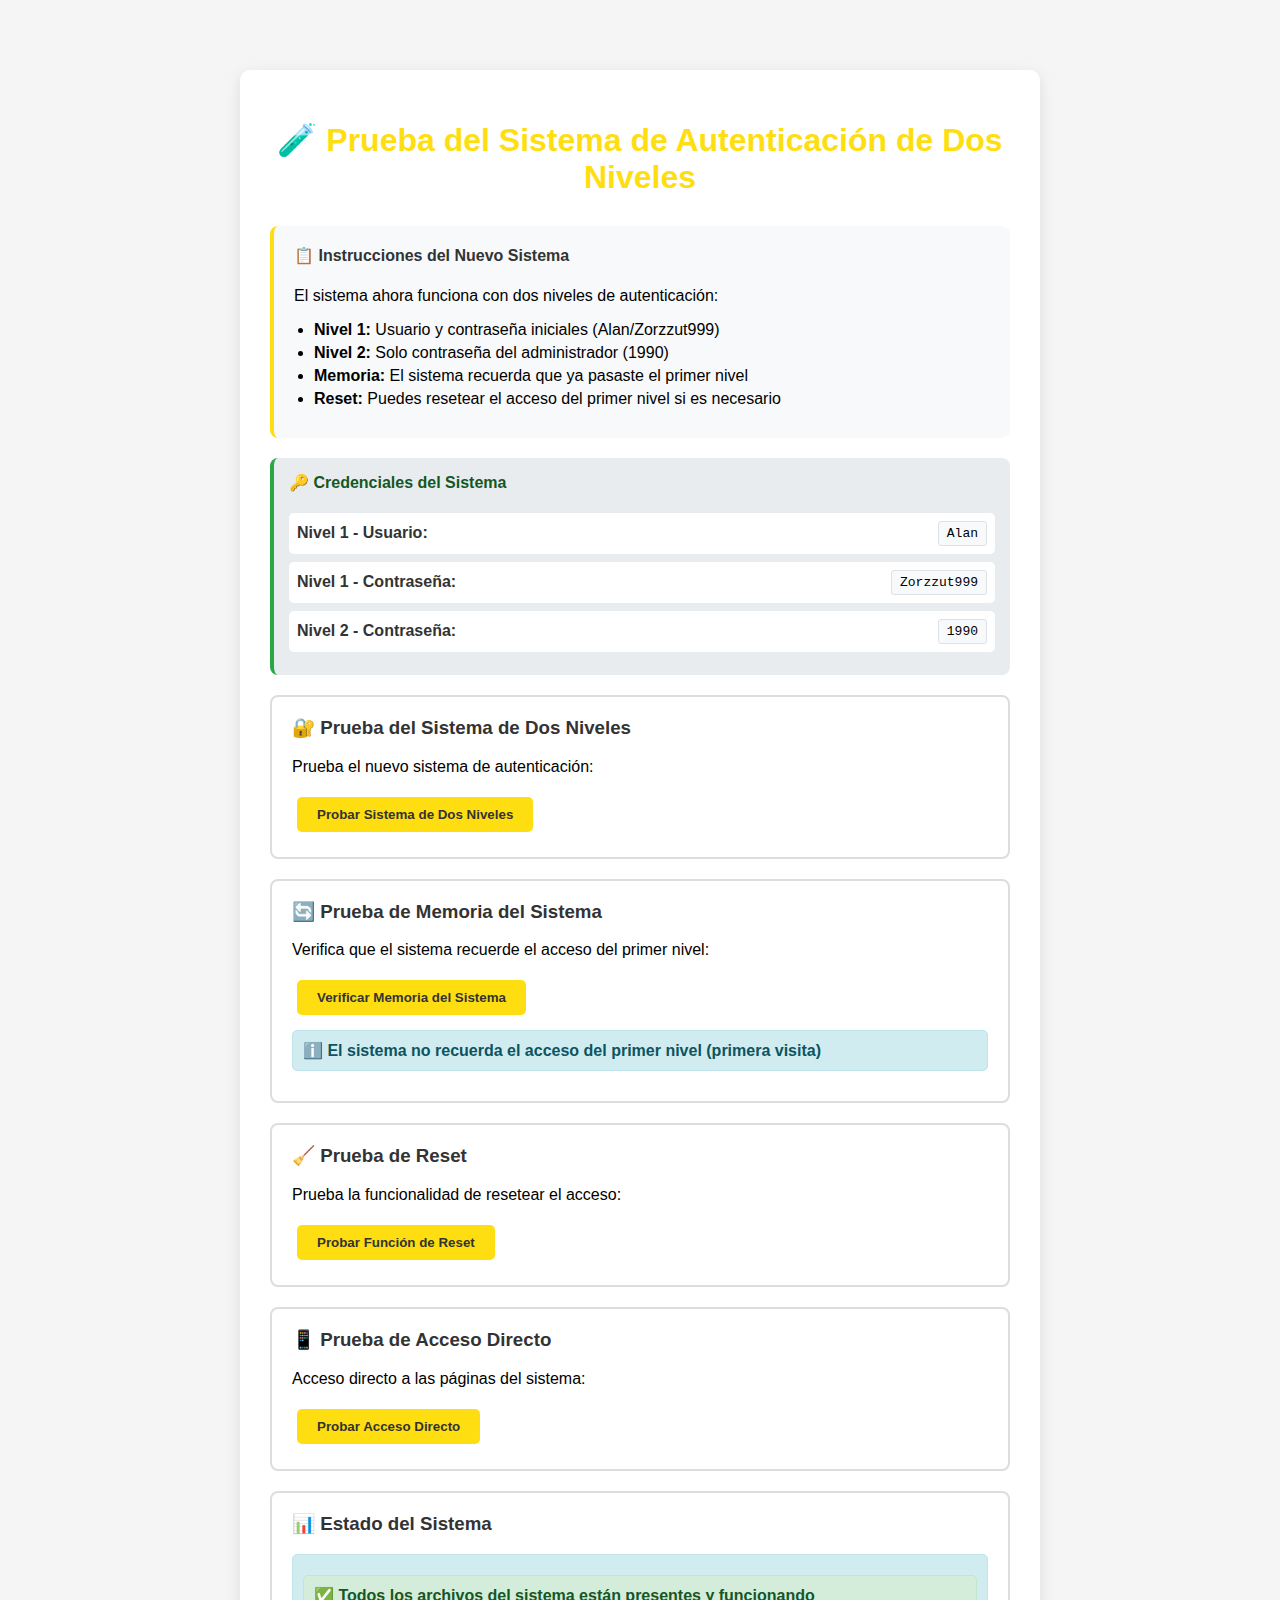
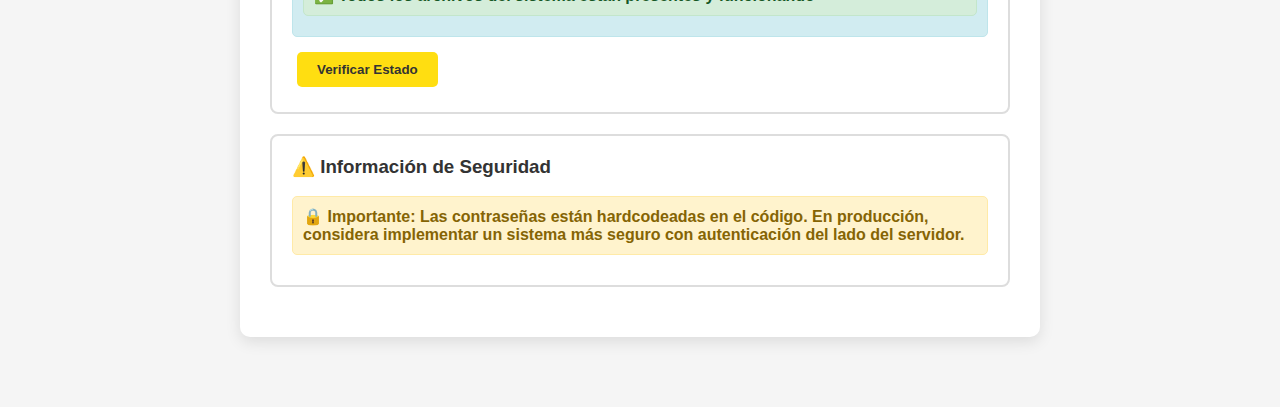
<file: test-sistema-dos-niveles.html>
<!DOCTYPE html>
<html lang="es">
<head>
    <meta charset="UTF-8">
    <meta name="viewport" content="width=device-width, initial-scale=1.0">
    <title>Prueba del Sistema de Dos Niveles</title>
    <style>
        body {
            font-family: 'Inter', sans-serif;
            max-width: 800px;
            margin: 50px auto;
            padding: 20px;
            background: #f5f5f5;
        }
        
        .container {
            background: white;
            padding: 30px;
            border-radius: 10px;
            box-shadow: 0 5px 15px rgba(0,0,0,0.1);
        }
        
        h1 {
            color: #FFDE11;
            text-align: center;
            margin-bottom: 30px;
        }
        
        .test-section {
            margin: 20px 0;
            padding: 20px;
            border: 2px solid #ddd;
            border-radius: 8px;
        }
        
        .test-section h3 {
            color: #333;
            margin-top: 0;
        }
        
        .test-button {
            background: #FFDE11;
            color: #333;
            border: none;
            padding: 10px 20px;
            border-radius: 5px;
            cursor: pointer;
            margin: 5px;
            font-weight: bold;
        }
        
        .test-button:hover {
            background: #e6c800;
        }
        
        .status {
            margin: 10px 0;
            padding: 10px;
            border-radius: 5px;
            font-weight: bold;
        }
        
        .success {
            background: #d4edda;
            color: #155724;
            border: 1px solid #c3e6cb;
        }
        
        .error {
            background: #f8d7da;
            color: #721c24;
            border: 1px solid #f5c6cb;
        }
        
        .info {
            background: #d1ecf1;
            color: #0c5460;
            border: 1px solid #bee5eb;
        }
        
        .warning {
            background: #fff3cd;
            color: #856404;
            border: 1px solid #ffeaa7;
        }
        
        .instructions {
            background: #f8f9fa;
            padding: 20px;
            border-radius: 8px;
            border-left: 4px solid #FFDE11;
            margin: 20px 0;
        }
        
        .instructions h4 {
            margin-top: 0;
            color: #333;
        }
        
        .instructions ul {
            margin: 10px 0;
            padding-left: 20px;
        }
        
        .instructions li {
            margin: 5px 0;
        }
        
        .credential-box {
            background: #e9ecef;
            padding: 15px;
            border-radius: 8px;
            margin: 15px 0;
            border-left: 4px solid #28a745;
        }
        
        .credential-box h4 {
            margin-top: 0;
            color: #155724;
        }
        
        .credential-item {
            display: flex;
            justify-content: space-between;
            align-items: center;
            margin: 8px 0;
            padding: 8px;
            background: white;
            border-radius: 5px;
        }
        
        .credential-label {
            font-weight: bold;
            color: #333;
        }
        
        .credential-value {
            font-family: monospace;
            background: #f8f9fa;
            padding: 4px 8px;
            border-radius: 3px;
            border: 1px solid #dee2e6;
        }
    </style>
</head>
<body>
    <div class="container">
        <h1>🧪 Prueba del Sistema de Autenticación de Dos Niveles</h1>
        
        <div class="instructions">
            <h4>📋 Instrucciones del Nuevo Sistema</h4>
            <p>El sistema ahora funciona con dos niveles de autenticación:</p>
            <ul>
                <li><strong>Nivel 1:</strong> Usuario y contraseña iniciales (Alan/Zorzzut999)</li>
                <li><strong>Nivel 2:</strong> Solo contraseña del administrador (1990)</li>
                <li><strong>Memoria:</strong> El sistema recuerda que ya pasaste el primer nivel</li>
                <li><strong>Reset:</strong> Puedes resetear el acceso del primer nivel si es necesario</li>
            </ul>
        </div>
        
        <div class="credential-box">
            <h4>🔑 Credenciales del Sistema</h4>
            <div class="credential-item">
                <span class="credential-label">Nivel 1 - Usuario:</span>
                <span class="credential-value">Alan</span>
            </div>
            <div class="credential-item">
                <span class="credential-label">Nivel 1 - Contraseña:</span>
                <span class="credential-value">Zorzzut999</span>
            </div>
            <div class="credential-item">
                <span class="credential-label">Nivel 2 - Contraseña:</span>
                <span class="credential-value">1990</span>
            </div>
        </div>
        
        <div class="test-section">
            <h3>🔐 Prueba del Sistema de Dos Niveles</h3>
            <p>Prueba el nuevo sistema de autenticación:</p>
            <button class="test-button" onclick="testTwoLevelSystem()">Probar Sistema de Dos Niveles</button>
            <div id="twoLevelStatus"></div>
        </div>
        
        <div class="test-section">
            <h3>🔄 Prueba de Memoria del Sistema</h3>
            <p>Verifica que el sistema recuerde el acceso del primer nivel:</p>
            <button class="test-button" onclick="testSystemMemory()">Verificar Memoria del Sistema</button>
            <div id="memoryStatus"></div>
        </div>
        
        <div class="test-section">
            <h3>🧹 Prueba de Reset</h3>
            <p>Prueba la funcionalidad de resetear el acceso:</p>
            <button class="test-button" onclick="testResetFunction()">Probar Función de Reset</button>
            <div id="resetStatus"></div>
        </div>
        
        <div class="test-section">
            <h3>📱 Prueba de Acceso Directo</h3>
            <p>Acceso directo a las páginas del sistema:</p>
            <button class="test-button" onclick="testDirectAccess()">Probar Acceso Directo</button>
            <div id="directAccessStatus"></div>
        </div>
        
        <div class="test-section">
            <h3>📊 Estado del Sistema</h3>
            <div id="systemStatus" class="status info">
                ✅ Sistema de dos niveles configurado correctamente
            </div>
            <button class="test-button" onclick="checkSystemStatus()">Verificar Estado</button>
        </div>
        
        <div class="test-section">
            <h3>⚠️ Información de Seguridad</h3>
            <div class="status warning">
                🔒 <strong>Importante:</strong> Las contraseñas están hardcodeadas en el código. 
                En producción, considera implementar un sistema más seguro con autenticación del lado del servidor.
            </div>
        </div>
    </div>

    <script>
        // Función para probar el sistema de dos niveles
        function testTwoLevelSystem() {
            const status = document.getElementById('twoLevelStatus');
            try {
                status.innerHTML = '<div class="status success">✅ Sistema de dos niveles funcionando</div>';
                setTimeout(() => {
                    window.open('admin-access.html', '_blank');
                }, 1000);
            } catch (error) {
                status.innerHTML = '<div class="status error">❌ Error al probar el sistema de dos niveles</div>';
            }
        }
        
        // Función para verificar la memoria del sistema
        function testSystemMemory() {
            const status = document.getElementById('memoryStatus');
            const firstLevelPassed = localStorage.getItem('firstLevelPassed');
            
            if (firstLevelPassed === 'true') {
                status.innerHTML = '<div class="status success">✅ El sistema recuerda que ya pasaste el primer nivel</div>';
            } else {
                status.innerHTML = '<div class="status info">ℹ️ El sistema no recuerda el acceso del primer nivel (primera visita)</div>';
            }
        }
        
        // Función para probar el reset
        function testResetFunction() {
            const status = document.getElementById('resetStatus');
            const firstLevelPassed = localStorage.getItem('firstLevelPassed');
            
            if (firstLevelPassed === 'true') {
                if (confirm('¿Desea resetear el acceso del primer nivel para probar la funcionalidad?')) {
                    localStorage.removeItem('firstLevelPassed');
                    status.innerHTML = '<div class="status success">✅ Acceso reseteado correctamente. Ahora puedes probar el primer nivel nuevamente.</div>';
                    setTimeout(() => {
                        testSystemMemory();
                    }, 1000);
                }
            } else {
                status.innerHTML = '<div class="status info">ℹ️ No hay acceso del primer nivel para resetear. Prueba primero el sistema de dos niveles.</div>';
            }
        }
        
        // Función para probar acceso directo
        function testDirectAccess() {
            const status = document.getElementById('directAccessStatus');
            try {
                status.innerHTML = '<div class="status success">✅ Acceso directo funcionando</div>';
                setTimeout(() => {
                    window.open('admin.html', '_blank');
                }, 1000);
            } catch (error) {
                status.innerHTML = '<div class="status error">❌ Error al acceder directamente</div>';
            }
        }
        
        // Función para verificar el estado del sistema
        function checkSystemStatus() {
            const status = document.getElementById('systemStatus');
            const files = [
                'index.html',
                'admin.html', 
                'admin-access.html',
                'script.js',
                'admin-script.js'
            ];
            
            // Verificar archivos críticos
            let missingFiles = [];
            
            // Simular verificación (en un entorno real se haría HTTP request)
            if (missingFiles.length === 0) {
                status.innerHTML = '<div class="status success">✅ Todos los archivos del sistema están presentes y funcionando</div>';
            } else {
                status.innerHTML = `<div class="status error">❌ Archivos faltantes: ${missingFiles.join(', ')}</div>`;
            }
        }
        
        // Verificar estado inicial
        window.addEventListener('load', () => {
            checkSystemStatus();
            testSystemMemory();
        });
        
        // Mostrar instrucciones de uso
        document.addEventListener('keydown', (e) => {
            if (e.ctrlKey && e.shiftKey && e.key.toLowerCase() === 't') {
                e.preventDefault();
                alert('🎉 ¡Combinación de teclas detectada!\n\nEsta es la página de prueba del sistema de dos niveles.\n\nPara probar el sistema real:\n1. Ve a admin-access.html\n2. Ingresa Alan/Zorzzut999\n3. Luego solo ingresa 1990');
            }
        });
    </script>
</body>
</html>
</file>
<file: admin-styles.css>
/* Estilos para el Panel de Administración */

/* Reset y Variables */
* {
    margin: 0;
    padding: 0;
    box-sizing: border-box;
}

:root {
    --primary-color: #FFDE11;
    --secondary-color: #007bff;
    --success-color: #28a745;
    --warning-color: #ffc107;
    --danger-color: #dc3545;
    --info-color: #17a2b8;
    --text-color: #333;
    --bg-color: #ffffff;
    --secondary-bg: #f8f9fa;
    --border-color: #e9ecef;
    --shadow: 0 2px 4px rgba(0, 0, 0, 0.1);
    --shadow-hover: 0 4px 8px rgba(0, 0, 0, 0.15);
    --transition: all 0.3s ease;
}

body {
    font-family: 'Inter', sans-serif;
    line-height: 1.6;
    color: var(--text-color);
    background-color: var(--secondary-bg);
}

/* Header del Panel */
.admin-header {
    background: var(--primary-color);
    box-shadow: var(--shadow);
    position: sticky;
    top: 0;
    z-index: 1000;
}

.admin-header-content {
    display: flex;
    justify-content: space-between;
    align-items: center;
    padding: 1rem 2rem;
    max-width: 1400px;
    margin: 0 auto;
}

.admin-header-left {
    display: flex;
    align-items: center;
    gap: 1rem;
}

.admin-header-left i {
    font-size: 2rem;
    color: var(--text-color);
}

.admin-header-left h1 {
    font-size: 1.8rem;
    font-weight: 700;
    color: var(--text-color);
}

.admin-header-right {
    display: flex;
    gap: 1rem;
}

/* Contenedor Principal */
.admin-container {
    max-width: 1400px;
    margin: 0 auto;
    padding: 2rem;
}

/* Panel de Control */
.admin-controls {
    background: var(--bg-color);
    border-radius: 12px;
    padding: 2rem;
    margin-bottom: 2rem;
    box-shadow: var(--shadow);
}

.admin-stats {
    display: grid;
    grid-template-columns: repeat(auto-fit, minmax(200px, 1fr));
    gap: 1.5rem;
    margin-bottom: 2rem;
}

.stat-card {
    display: flex;
    align-items: center;
    gap: 1rem;
    padding: 1.5rem;
    background: var(--secondary-bg);
    border-radius: 8px;
    border-left: 4px solid var(--primary-color);
}

.stat-card i {
    font-size: 2rem;
    color: var(--primary-color);
}

.stat-info h3 {
    font-size: 1.8rem;
    font-weight: 700;
    color: var(--text-color);
    margin-bottom: 0.25rem;
}

.stat-info p {
    color: #666;
    font-size: 0.9rem;
}

.admin-actions {
    display: flex;
    gap: 1rem;
    flex-wrap: wrap;
}

/* Botones */
.btn {
    display: inline-flex;
    align-items: center;
    gap: 0.5rem;
    padding: 0.75rem 1.5rem;
    border: none;
    border-radius: 8px;
    font-weight: 600;
    text-decoration: none;
    cursor: pointer;
    transition: var(--transition);
    font-size: 0.95rem;
}

.btn-primary {
    background: var(--primary-color);
    color: var(--text-color);
}

.btn-primary:hover {
    background: #e6c800;
    transform: translateY(-2px);
    box-shadow: var(--shadow-hover);
}

.btn-secondary {
    background: #6c757d;
    color: white;
}

.btn-secondary:hover {
    background: #5a6268;
    transform: translateY(-2px);
}

.btn-success {
    background: var(--success-color);
    color: white;
}

.btn-success:hover {
    background: #218838;
    transform: translateY(-2px);
}

.btn-warning {
    background: var(--warning-color);
    color: var(--text-color);
}

.btn-warning:hover {
    background: #e0a800;
    transform: translateY(-2px);
}

.btn-danger {
    background: var(--danger-color);
    color: white;
}

.btn-danger:hover {
    background: #c82333;
    transform: translateY(-2px);
}

.btn-info {
    background: var(--info-color);
    color: white;
}

.btn-info:hover {
    background: #138496;
    transform: translateY(-2px);
}

.btn-small {
    padding: 0.5rem 1rem;
    font-size: 0.85rem;
}

/* Sección de Productos */
.admin-products-section {
    background: var(--bg-color);
    border-radius: 12px;
    padding: 2rem;
    margin-bottom: 2rem;
    box-shadow: var(--shadow);
}

.admin-products-section h2 {
    font-size: 1.5rem;
    font-weight: 600;
    margin-bottom: 1.5rem;
    color: var(--text-color);
}

.products-container {
    min-height: 200px;
}

.admin-products-grid {
    display: grid;
    grid-template-columns: repeat(auto-fill, minmax(300px, 1fr));
    gap: 1.5rem;
}

.admin-product-card {
    background: var(--secondary-bg);
    border-radius: 8px;
    padding: 1.5rem;
    border: 1px solid var(--border-color);
    transition: var(--transition);
}

.admin-product-card:hover {
    transform: translateY(-2px);
    box-shadow: var(--shadow-hover);
    border-color: var(--primary-color);
}

.admin-product-image {
    width: 100%;
    height: 120px;
    background: var(--bg-color);
    border-radius: 6px;
    display: flex;
    align-items: center;
    justify-content: center;
    margin-bottom: 1rem;
    overflow: hidden;
}

.admin-product-image img {
    width: 100%;
    height: 100%;
    object-fit: cover;
}

.admin-product-image i {
    font-size: 2.5rem;
    color: var(--primary-color);
}

.admin-product-info h4 {
    font-size: 1.1rem;
    font-weight: 600;
    margin-bottom: 0.5rem;
    color: var(--text-color);
}

.admin-product-category {
    color: var(--primary-color);
    font-size: 0.8rem;
    font-weight: 600;
    text-transform: uppercase;
    margin-bottom: 0.5rem;
}

.admin-product-description {
    color: #666;
    font-size: 0.9rem;
    margin-bottom: 1rem;
    line-height: 1.4;
}

.admin-product-actions {
    display: flex;
    gap: 0.5rem;
}

.btn-edit {
    background: var(--info-color);
    color: white;
    padding: 0.5rem 1rem;
    font-size: 0.85rem;
}

.btn-edit:hover {
    background: #138496;
}

.btn-delete {
    background: var(--danger-color);
    color: white;
    padding: 0.5rem 1rem;
    font-size: 0.85rem;
}

.btn-delete:hover {
    background: #c82333;
}

/* Formulario de Producto */
.product-form-container {
    background: var(--bg-color);
    border-radius: 12px;
    padding: 2rem;
    margin-bottom: 2rem;
    box-shadow: var(--shadow);
    border: 2px solid var(--primary-color);
}

.form-header {
    display: flex;
    justify-content: space-between;
    align-items: center;
    margin-bottom: 2rem;
    padding-bottom: 1rem;
    border-bottom: 2px solid var(--border-color);
}

.form-header h2 {
    font-size: 1.5rem;
    font-weight: 600;
    color: var(--text-color);
}

.product-form {
    display: flex;
    flex-direction: column;
    gap: 1.5rem;
}

.form-row {
    display: grid;
    grid-template-columns: 1fr 1fr;
    gap: 1.5rem;
}

.form-group {
    display: flex;
    flex-direction: column;
}

.form-group label {
    font-weight: 600;
    margin-bottom: 0.5rem;
    color: var(--text-color);
}

.form-group input,
.form-group select,
.form-group textarea {
    padding: 0.75rem;
    border: 2px solid var(--border-color);
    border-radius: 6px;
    font-size: 1rem;
    transition: var(--transition);
    font-family: inherit;
}

.form-group input:focus,
.form-group select:focus,
.form-group textarea:focus {
    outline: none;
    border-color: var(--primary-color);
    box-shadow: 0 0 0 3px rgba(255, 222, 17, 0.1);
}

.form-group small {
    color: #666;
    font-size: 0.8rem;
    margin-top: 0.25rem;
}

/* Especificaciones */
.specifications-container {
    display: flex;
    flex-direction: column;
    gap: 1rem;
}

.spec-field {
    display: flex;
    gap: 1rem;
    align-items: center;
}

.spec-input {
    display: flex;
    gap: 0.5rem;
    flex: 1;
}

.spec-input input {
    flex: 1;
    padding: 0.5rem;
    border: 1px solid var(--border-color);
    border-radius: 4px;
    font-size: 0.9rem;
}

.btn-remove-spec {
    background: var(--danger-color);
    color: white;
    border: none;
    border-radius: 4px;
    padding: 0.5rem;
    cursor: pointer;
    transition: var(--transition);
}

.btn-remove-spec:hover {
    background: #c82333;
}

/* Imágenes */
.images-container {
    display: flex;
    flex-direction: column;
    gap: 1rem;
}

.image-field {
    display: flex;
    flex-direction: column;
    gap: 0.5rem;
    padding: 1rem;
    border: 1px solid var(--border-color);
    border-radius: 8px;
    background: var(--secondary-bg);
}

.image-input {
    display: flex;
    gap: 0.5rem;
    align-items: center;
}

.image-input input {
    flex: 1;
    padding: 0.5rem;
    border: 1px solid var(--border-color);
    border-radius: 4px;
    font-size: 0.9rem;
}

.btn-remove-image {
    background: var(--danger-color);
    color: white;
    border: none;
    border-radius: 4px;
    padding: 0.5rem;
    cursor: pointer;
    transition: var(--transition);
}

.btn-remove-image:hover {
    background: #c82333;
}

.image-preview {
    margin-top: 0.5rem;
    text-align: center;
}

.image-preview img {
    border: 2px solid var(--border-color);
    border-radius: 4px;
    box-shadow: var(--shadow);
}

.form-actions {
    display: flex;
    gap: 1rem;
    justify-content: flex-end;
    margin-top: 1rem;
    padding-top: 1rem;
    border-top: 1px solid var(--border-color);
}

/* Estados vacíos */
.no-products-admin {
    text-align: center;
    padding: 3rem;
    color: #666;
}

.no-products-admin i {
    margin-bottom: 1rem;
}

.no-products-admin h3 {
    margin-bottom: 0.5rem;
    color: var(--text-color);
}

/* Footer del Panel */
.admin-footer {
    background: var(--text-color);
    color: var(--bg-color);
    padding: 2rem 0;
    margin-top: 3rem;
}

.admin-footer .admin-container {
    display: flex;
    justify-content: space-between;
    align-items: center;
    flex-wrap: wrap;
    gap: 1rem;
}

.admin-footer-links {
    display: flex;
    gap: 2rem;
}

.admin-footer-links a {
    color: var(--bg-color);
    text-decoration: none;
    transition: var(--transition);
}

.admin-footer-links a:hover {
    color: var(--primary-color);
}

/* Notificaciones */
.admin-notification {
    position: fixed;
    top: 20px;
    right: 20px;
    padding: 1rem 1.5rem;
    border-radius: 8px;
    box-shadow: var(--shadow-hover);
    z-index: 10000;
    display: flex;
    align-items: center;
    gap: 0.5rem;
    max-width: 400px;
    animation: slideInRight 0.3s ease;
}

.admin-notification-success {
    background: var(--success-color);
    color: white;
}

.admin-notification-error {
    background: var(--danger-color);
    color: white;
}

.admin-notification-warning {
    background: var(--warning-color);
    color: var(--text-color);
}

.admin-notification-info {
    background: var(--info-color);
    color: white;
}

/* Animaciones */
@keyframes slideInRight {
    from {
        transform: translateX(100%);
        opacity: 0;
    }
    to {
        transform: translateX(0);
        opacity: 1;
    }
}

@keyframes slideOutRight {
    from {
        transform: translateX(0);
        opacity: 1;
    }
    to {
        transform: translateX(100%);
        opacity: 0;
    }
}

/* Responsive Design */
@media (max-width: 1024px) {
    .admin-container {
        padding: 1rem;
    }
    
    .admin-header-content {
        padding: 1rem;
    }
    
    .admin-header-left h1 {
        font-size: 1.5rem;
    }
    
    .admin-stats {
        grid-template-columns: repeat(auto-fit, minmax(150px, 1fr));
    }
    
    .admin-products-grid {
        grid-template-columns: repeat(auto-fit, minmax(250px, 1fr));
    }
}

@media (max-width: 768px) {
    .admin-header-content {
        flex-direction: column;
        gap: 1rem;
        text-align: center;
    }
    
    .admin-header-right {
        flex-direction: column;
        width: 100%;
    }
    
    .admin-actions {
        flex-direction: column;
    }
    
    .form-row {
        grid-template-columns: 1fr;
    }
    
    .form-actions {
        flex-direction: column;
    }
    
    .admin-footer .admin-container {
        flex-direction: column;
        text-align: center;
    }
    
    .admin-footer-links {
        flex-direction: column;
        gap: 1rem;
    }
    
    .admin-products-grid {
        grid-template-columns: 1fr;
    }
    
    .spec-field {
        flex-direction: column;
        align-items: stretch;
    }
    
    .spec-input {
        flex-direction: column;
    }
}

@media (max-width: 480px) {
    .admin-container {
        padding: 0.5rem;
    }
    
    .admin-controls,
    .admin-products-section,
    .product-form-container {
        padding: 1rem;
    }
    
    .stat-card {
        padding: 1rem;
    }
    
    .admin-product-card {
        padding: 1rem;
    }
    
    .admin-notification {
        right: 10px;
        left: 10px;
        max-width: none;
    }
}
</file>
<file: styles.css>
/* Reset y Variables CSS */
* {
    margin: 0;
    padding: 0;
    box-sizing: border-box;
}

:root {
    --primary-color: #FFDE11;
    --text-color: #000000;
    --bg-color: #ffffff;
    --secondary-bg: #f8f9fa;
    --border-color: #e9ecef;
    --shadow: 0 4px 6px rgba(0, 0, 0, 0.1);
    --shadow-hover: 0 8px 25px rgba(0, 0, 0, 0.15);
    --transition: all 0.3s ease;
}

body {
    font-family: 'Inter', sans-serif;
    line-height: 1.6;
    color: var(--text-color);
    background-color: var(--bg-color);
}

.container {
    max-width: 1200px;
    margin: 0 auto;
    padding: 0 20px;
}

/* Header y Navegación */
.header {
    background: var(--primary-color);
    box-shadow: var(--shadow);
    position: fixed;
    top: 0;
    left: 0;
    right: 0;
    z-index: 1000;
}

.nav {
    display: flex;
    justify-content: space-between;
    align-items: center;
    padding: 1rem 2rem;
}

.nav-brand {
    display: flex;
    align-items: center;
    gap: 0.5rem;
    font-size: 1.2rem;
    font-weight: 500;
    color: var(--text-color);
}

.nav-brand i {
    color: var(--primary-color);
    font-size: 2rem;
}

.nav-menu {
    display: flex;
    list-style: none;
    gap: 2rem;
}

.nav-link {
    text-decoration: none;
    color: var(--text-color);
    font-weight: 500;
    transition: var(--transition);
    position: relative;
}

.nav-link:hover {
    color: var(--primary-color);
}

.nav-link::after {
    content: '';
    position: absolute;
    bottom: -5px;
    left: 0;
    width: 0;
    height: 2px;
    background: var(--primary-color);
    transition: var(--transition);
}

.nav-link:hover::after {
    width: 100%;
}

.admin-link {
    background: var(--primary-color);
    color: var(--text-color);
    padding: 0.5rem 1rem;
    border-radius: 5px;
    font-weight: 600;
    transition: var(--transition);
    border: 2px solid var(--text-color);
}

.admin-link:hover {
    background: #e6c800;
    color: var(--text-color);
    transform: translateY(-2px);
    box-shadow: var(--shadow-hover);
}

.admin-link i {
    margin-right: 0.5rem;
}

.nav-toggle {
    display: none;
    flex-direction: column;
    cursor: pointer;
}

.nav-toggle span {
    width: 25px;
    height: 3px;
    background: var(--text-color);
    margin: 3px 0;
    transition: var(--transition);
}

/* Navegación móvil activa */
.nav-toggle.active span:nth-child(1) {
    transform: rotate(45deg) translate(5px, 5px);
}

.nav-toggle.active span:nth-child(2) {
    opacity: 0;
}

.nav-toggle.active span:nth-child(3) {
    transform: rotate(-45deg) translate(7px, -6px);
}

.nav-menu.active {
    display: flex;
    flex-direction: column;
    position: absolute;
    top: 100%;
    left: 0;
    right: 0;
    background: var(--bg-color);
    box-shadow: var(--shadow);
    padding: 1rem 0;
    animation: slideDown 0.3s ease;
}

@keyframes slideDown {
    from {
        opacity: 0;
        transform: translateY(-10px);
    }
    to {
        opacity: 1;
        transform: translateY(0);
    }
}

/* Banner de Imagen */
.banner {
    position: relative;
    height: 100vh;
    overflow: hidden;
}

.banner-image {
    position: relative;
    width: 100%;
    height: 100%;
}

.banner-img {
    width: 100%;
    height: 100%;
    object-fit: cover;
    object-position: center;
    cursor: pointer;
    transition: transform 0.3s ease, box-shadow 0.3s ease;
}

.banner-img:hover {
    transform: scale(1.02);
    box-shadow: 0 8px 25px rgba(0,0,0,0.3);
}

.banner-overlay {
    position: absolute;
    top: 0;
    left: 0;
    right: 0;
    bottom: 0;
    background: rgba(0, 0, 0, 0.5);
    display: flex;
    align-items: center;
    justify-content: center;
}

.banner-content {
    text-align: center;
    color: white;
    max-width: 800px;
    padding: 2rem;
}

.banner-title {
    font-size: 4rem;
    font-weight: 700;
    margin-bottom: 1.5rem;
    line-height: 1.2;
    text-shadow: 2px 2px 4px rgba(0, 0, 0, 0.7);
}

.banner-subtitle {
    font-size: 1.5rem;
    margin-bottom: 2.5rem;
    text-shadow: 1px 1px 2px rgba(0, 0, 0, 0.7);
}

.banner-buttons {
    display: flex;
    gap: 1.5rem;
    justify-content: center;
    flex-wrap: wrap;
}

.btn {
    display: inline-block;
    padding: 1rem 2rem;
    text-decoration: none;
    border-radius: 8px;
    font-weight: 600;
    transition: var(--transition);
    border: none;
    cursor: pointer;
    font-size: 1rem;
}

.btn-primary {
    background: linear-gradient(135deg, var(--primary-color) 0%, #ffed4e 100%);
    color: var(--text-color);
    font-weight: 700;
    letter-spacing: 1px;
    text-transform: uppercase;
    font-size: 1rem;
    border: 2px solid transparent;
    position: relative;
    overflow: hidden;
    z-index: 1;
}

.btn-primary::before {
    content: '';
    position: absolute;
    top: 0;
    left: 0;
    width: 100%;
    height: 100%;
    background: linear-gradient(135deg, #ebebeb 0%, var(--primary-color) 100%);
    opacity: 0;
    transition: opacity 0.4s ease;
    z-index: -1;
}

.btn-primary:hover {
    transform: translateY(-3px) scale(1.02);
    box-shadow: 0 12px 30px rgba(235, 235, 235, 0.4);
    border-color: var(--primary-color);
    letter-spacing: 1.2px;
}

.btn-primary:hover::before {
    opacity: 1;
}

.btn-primary:active {
    transform: translateY(-1px) scale(0.98);
}

.btn-secondary {
    background: transparent;
    color: white;
    border: 2px solid white;
    padding: 0.75rem 1.5rem;
    border-radius: 8px;
    transition: all 0.3s ease;
}

.btn-secondary:hover {
    background: white;
    color: var(--text-color);
    transform: translateY(-2px);
    box-shadow: 0 4px 12px rgba(255, 255, 255, 0.3);
}

/* Secciones Generales */
.section-header {
    text-align: center;
    margin-bottom: 3rem;
}

.section-header h2 {
    font-size: 2.5rem;
    font-weight: 700;
    margin-bottom: 1rem;
}

.section-header p {
    font-size: 1.1rem;
    color: #666;
}

/* Productos */
.products {
    padding: 9rem 0;
    background: var(--secondary-bg);
}

.products .container {
    padding: 0 4rem;
}

.filters {
    margin-bottom: 3rem;
}

.search-box {
    position: relative;
    max-width: 400px;
    margin: 0 auto 2rem;
}

.search-box input {
    width: 100%;
    padding: 1rem 3rem 1rem 1rem;
    border: 2px solid var(--border-color);
    border-radius: 8px;
    font-size: 1rem;
    transition: var(--transition);
}

.search-box input:focus {
    outline: none;
    border-color: var(--primary-color);
    box-shadow: 0 0 0 3px rgba(255, 222, 17, 0.1);
}

.search-box i {
    position: absolute;
    right: 1rem;
    top: 50%;
    transform: translateY(-50%);
    color: #666;
}

/* Mensajes de resultados de búsqueda */
.search-results {
    margin-top: 0.5rem;
    text-align: center;
}

.search-results-count {
    display: flex;
    align-items: center;
    justify-content: center;
    gap: 0.5rem;
    padding: 0.5rem 1rem;
    background: rgba(76, 175, 80, 0.1);
    color: #2e7d32;
    border-radius: 20px;
    font-size: 0.9rem;
    font-weight: 500;
}

.search-results-count i {
    color: #4caf50;
}

.search-no-results {
    display: flex;
    align-items: center;
    justify-content: center;
    gap: 0.5rem;
    padding: 0.5rem 1rem;
    background: rgba(244, 67, 54, 0.1);
    color: #c62828;
    border-radius: 20px;
    font-size: 0.9rem;
    font-weight: 500;
}

.search-no-results i {
    color: #f44336;
}

/* Sugerencias de búsqueda */
.search-suggestions {
    position: absolute;
    top: 100%;
    left: 0;
    right: 0;
    background: white;
    border: 2px solid var(--primary-color);
    border-top: none;
    border-radius: 0 0 8px 8px;
    box-shadow: 0 4px 20px rgba(0,0,0,0.1);
    z-index: 1000;
    display: none;
    max-height: 300px;
    overflow-y: auto;
}

.suggestions-header {
    padding: 0.75rem 1rem;
    background: var(--primary-color);
    color: var(--text-color);
    font-weight: 600;
    font-size: 0.9rem;
    display: flex;
    align-items: center;
    gap: 0.5rem;
}

.suggestions-list {
    padding: 0.5rem 0;
}

.suggestion-item {
    padding: 0.75rem 1rem;
    display: flex;
    align-items: center;
    gap: 0.75rem;
    cursor: pointer;
    transition: background-color 0.2s ease;
    border-bottom: 1px solid #f0f0f0;
}

.suggestion-item:last-child {
    border-bottom: none;
}

.suggestion-item:hover {
    background-color: rgba(255, 222, 17, 0.1);
}

.suggestion-item i {
    color: var(--primary-color);
    font-size: 0.9rem;
}

.suggestion-item span {
    color: var(--text-color);
    font-size: 0.95rem;
}

.products-grid {
    display: grid;
    grid-template-columns: repeat(auto-fit, minmax(420px, 1fr));
    gap: 10rem;
    margin-top: 5rem;
    padding: 0 4rem;
    position: relative;
}

.products-grid::before {
    content: '';
    position: absolute;
    top: 0;
    left: 0;
    right: 0;
    bottom: 0;
    background: radial-gradient(circle at 50% 50%, transparent 0%, rgba(255, 222, 17, 0.05) 100%);
    pointer-events: none;
    z-index: -1;
}

/* Mejorar la visualización en pantallas grandes */
@media (min-width: 1200px) {
    .products-grid {
        grid-template-columns: repeat(auto-fit, minmax(480px, 1fr));
        gap: 12rem;
        max-width: 1400px;
        margin: 5rem auto 0;
    }
}

@media (min-width: 1600px) {
    .products-grid {
        grid-template-columns: repeat(auto-fit, minmax(550px, 1fr));
        gap: 15rem;
    }
}

.product-card {
    background: var(--bg-color);
    border-radius: 20px;
    overflow: hidden;
    box-shadow: var(--shadow);
    transition: var(--transition);
    cursor: pointer;
    border: 2px solid var(--border-color);
    min-height: 500px;
    display: flex;
    flex-direction: column;
    margin: 3rem 0;
    position: relative;
}

.product-card:hover {
    transform: translateY(-12px);
    box-shadow: var(--shadow-hover);
    border-color: var(--primary-color);
    z-index: 10;
}

.product-card::before {
    content: '';
    position: absolute;
    top: -2px;
    left: -2px;
    right: -2px;
    bottom: -2px;
    background: linear-gradient(45deg, var(--primary-color), #d3d3d2, var(--primary-color));
    border-radius: 22px;
    z-index: -1;
    opacity: 0;
    transition: opacity 0.3s ease;
}

.product-card:hover::before {
    opacity: 1;
}

.product-image {
    width: 100%;
    height: 300px;
    background: var(--secondary-bg);
    display: flex;
    align-items: center;
    justify-content: center;
    font-size: 3rem;
    color: var(--primary-color);
    overflow: hidden;
    position: relative;
}

/* Estilos específicos para imágenes de productos WPC */
.product-image img {
    width: 100%;
    height: 100%;
    object-fit: contain;
    object-position: center;
    background: var(--secondary-bg);
    border-radius: 8px;
    padding: 1rem;
    box-sizing: border-box;
    cursor: pointer;
    transition: transform 0.3s ease, box-shadow 0.3s ease;
}

.product-image img:hover {
    transform: scale(1.05);
    box-shadow: 0 8px 25px rgba(0,0,0,0.2);
}

/* Estilos para las especificaciones de productos */
.product-specs {
    display: flex;
    flex-direction: column;
    gap: 0.75rem;
    margin: 1.5rem 0;
    padding: 1rem;
    background: rgba(255, 222, 17, 0.05);
    border-radius: 12px;
    border: 1px solid rgba(255, 222, 17, 0.2);
}

.product-specs .spec-item {
    padding: 0.5rem 0;
    border-bottom: 1px solid rgba(255, 222, 17, 0.1);
    font-size: 0.95rem;
}

.product-specs .spec-item:last-child {
    border-bottom: none;
}

/* Mejorar altura de imagen en pantallas grandes */
@media (min-width: 1200px) {
    .product-image {
        height: 350px;
        font-size: 3.5rem;
    }
}

@media (min-width: 1600px) {
    .product-image {
        height: 400px;
        font-size: 4rem;
    }
}

.product-info {
    padding: 2rem;
    flex: 1;
    display: flex;
    flex-direction: column;
    justify-content: flex-start;
}

.product-name {
    font-size: 1.25rem;
    font-weight: 600;
    margin-bottom: 0.5rem;
}

.product-description {
    color: #666;
    margin-bottom: 1rem;
    line-height: 1.5;
}

.product-actions {
    display: flex;
    gap: 0.75rem;
    margin-top: 1.5rem;
    justify-content: center;
}

.btn-small {
    padding: 0.75rem 1.5rem;
    font-size: 0.95rem;
    border-radius: 8px;
    font-weight: 600;
    transition: all 0.3s ease;
    min-width: 120px;
}

.btn-small:hover {
    transform: translateY(-2px);
    box-shadow: 0 4px 12px rgba(0,0,0,0.15);
}

/* Footer */
.footer {
    background: var(--text-color);
    color: var(--bg-color);
    padding: 3rem 0 1rem;
}

/* Enlaces sociales con tooltips */
.social-links {
    display: flex;
    gap: 1rem;
    margin-top: 1rem;
}

.social-link {
    width: 40px;
    height: 40px;
    background: var(--primary-color);
    color: var(--text-color);
    border-radius: 50%;
    display: flex;
    align-items: center;
    justify-content: center;
    transition: var(--transition);
    position: relative;
    text-decoration: none;
}

.social-link:hover {
    transform: translateY(-2px);
}

.social-link.whatsapp:hover {
    background: #25D366;
    color: white;
}

.social-link.instagram:hover {
    background: linear-gradient(45deg, #f09433 0%,#e6683c 25%,#dc2743 50%,#cc2366 75%,#bc1888 100%);
    color: white;
}

.social-link.facebook:hover {
    background: #1877f2;
    color: white;
}

.social-tooltip {
    position: absolute;
    bottom: 100%;
    left: 50%;
    transform: translateX(-50%);
    background: rgba(0, 0, 0, 0.8);
    color: white;
    padding: 0.5rem;
    border-radius: 4px;
    font-size: 0.8rem;
    white-space: nowrap;
    opacity: 0;
    visibility: hidden;
    transition: var(--transition);
    margin-bottom: 0.5rem;
}

.social-tooltip::after {
    content: '';
    position: absolute;
    top: 100%;
    left: 50%;
    transform: translateX(-50%);
    border: 5px solid transparent;
    border-top-color: rgba(0, 0, 0, 0.8);
}

.social-link:hover .social-tooltip {
    opacity: 1;
    visibility: visible;
}

.footer-content {
    display: grid;
    grid-template-columns: repeat(auto-fit, minmax(250px, 1fr));
    gap: 2rem;
    margin-bottom: 2rem;
}

.footer-section h3,
.footer-section h4 {
    margin-bottom: 1rem;
    color: var(--primary-color);
}

.footer-section p,
.footer-section li {
    margin-bottom: 0.5rem;
    color: #ccc;
}

.footer-section ul {
    list-style: none;
}

.footer-section a {
    color: #ccc;
    text-decoration: none;
    transition: var(--transition);
}

.footer-section a:hover {
    color: var(--primary-color);
}

.footer-bottom {
    text-align: center;
    padding-top: 2rem;
    border-top: 1px solid #333;
    color: #999;
}

/* Modal */
.modal {
    display: none;
    position: fixed;
    z-index: 2000;
    left: 0;
    top: 0;
    width: 100%;
    height: 100%;
    background-color: rgba(0, 0, 0, 0.5);
}

.modal-content {
    background-color: var(--bg-color);
    margin: 5% auto;
    padding: 0;
    border-radius: 12px;
    width: 90%;
    max-width: 600px;
    position: relative;
    animation: modalSlideIn 0.3s ease;
}

@keyframes modalSlideIn {
    from {
        opacity: 0;
        transform: translateY(-50px);
    }
    to {
        opacity: 1;
        transform: translateY(0);
    }
}

.close {
    color: #aaa;
    float: right;
    font-size: 28px;
    font-weight: bold;
    position: absolute;
    right: 20px;
    top: 15px;
    cursor: pointer;
    z-index: 1;
}

.close:hover {
    color: var(--text-color);
}

.modal-body {
    padding: 2rem;
}

/* Estilos para el Modal de Autenticación */
.auth-modal {
    z-index: 1000;
}

.auth-content {
    max-width: 450px;
    width: 90%;
}

.auth-container {
    text-align: center;
}

.auth-header {
    margin-bottom: 2rem;
}

.auth-header i {
    font-size: 3rem;
    color: var(--primary-color);
    margin-bottom: 1rem;
}

.auth-header h3 {
    font-size: 1.8rem;
    font-weight: 600;
    margin-bottom: 0.5rem;
    color: var(--text-color);
}

.auth-header p {
    color: #666;
    font-size: 1rem;
}

.auth-form {
    text-align: left;
}

.auth-form .form-group {
    margin-bottom: 1.5rem;
}

.auth-form label {
    display: block;
    margin-bottom: 0.5rem;
    font-weight: 500;
    color: var(--text-color);
}

.auth-form input[type="password"] {
    width: 100%;
    padding: 1rem;
    border: 2px solid var(--border-color);
    border-radius: 8px;
    font-size: 1rem;
    transition: border-color 0.3s ease;
}

.auth-form input[type="password"]:focus {
    outline: none;
    border-color: var(--primary-color);
}

.auth-buttons {
    display: flex;
    gap: 1rem;
    justify-content: center;
    margin-top: 2rem;
}

.auth-buttons .btn {
    min-width: 120px;
}

.auth-hint {
    margin-top: 2rem;
    padding: 1rem;
    background: #f8f9fa;
    border-radius: 8px;
    border-left: 4px solid var(--primary-color);
}

.auth-hint p {
    color: #666;
    font-size: 0.9rem;
    margin: 0;
}

.auth-hint kbd {
    background: #e9ecef;
    border: 1px solid #ced4da;
    border-radius: 3px;
    padding: 0.2rem 0.4rem;
    font-size: 0.8rem;
    font-family: monospace;
}

/* Ocultar enlace admin en navegación por defecto */
.admin-link {
    display: none;
}

/* Mostrar enlace admin cuando se ha accedido */
.admin-link.visible {
    display: block !important;
}

/* Botón flotante de WhatsApp */
.whatsapp-float {
    position: fixed;
    bottom: 30px;
    right: 30px;
    z-index: 1000;
}

.whatsapp-btn {
    width: 60px;
    height: 60px;
    background: #25D366;
    color: white;
    border-radius: 50%;
    display: flex;
    align-items: center;
    justify-content: center;
    font-size: 2rem;
    text-decoration: none;
    box-shadow: 0 4px 12px rgba(37, 211, 102, 0.4);
    transition: var(--transition);
    position: relative;
}

.whatsapp-btn:hover {
    background: #128C7E;
    transform: scale(1.1);
    box-shadow: 0 6px 20px rgba(37, 211, 102, 0.6);
}

.whatsapp-tooltip {
    position: absolute;
    right: 70px;
    top: 50%;
    transform: translateY(-50%);
    background: rgba(0, 0, 0, 0.8);
    color: white;
    padding: 0.5rem 1rem;
    border-radius: 20px;
    font-size: 0.9rem;
    white-space: nowrap;
    opacity: 0;
    visibility: hidden;
    transition: var(--transition);
}

.whatsapp-tooltip::after {
    content: '';
    position: absolute;
    right: -5px;
    top: 50%;
    transform: translateY(-50%);
    border: 5px solid transparent;
    border-left-color: rgba(0, 0, 0, 0.8);
}

.whatsapp-btn:hover .whatsapp-tooltip {
    opacity: 1;
    visibility: visible;
}

/* Modal de imagen ampliada */
.image-zoom-modal {
    display: none;
    position: fixed;
    z-index: 3000;
    left: 0;
    top: 0;
    width: 100%;
    height: 100%;
    background-color: rgba(0,0,0,0.9);
    cursor: zoom-out;
}

.image-zoom-content {
    position: relative;
    width: 100%;
    height: 100%;
    display: flex;
    align-items: center;
    justify-content: center;
}

.image-zoom-image {
    max-width: 98%;
    max-height: 98%;
    object-fit: contain;
    border-radius: 8px;
    box-shadow: 0 8px 32px rgba(0,0,0,0.5);
    cursor: default;
}

.image-zoom-close {
    position: absolute;
    top: 20px;
    right: 30px;
    color: white;
    font-size: 40px;
    font-weight: bold;
    cursor: pointer;
    z-index: 1;
    background: rgba(0,0,0,0.5);
    border-radius: 50%;
    width: 50px;
    height: 50px;
    display: flex;
    align-items: center;
    justify-content: center;
    transition: all 0.3s;
}

.image-zoom-close:hover {
    background: rgba(255,255,255,0.2);
    transform: scale(1.1);
}

.image-zoom-info {
    position: absolute;
    bottom: 20px;
    left: 50%;
    transform: translateX(-50%);
    background: rgba(0,0,0,0.7);
    color: white;
    padding: 15px 25px;
    border-radius: 25px;
    font-size: 1.1rem;
    font-weight: 600;
    text-align: center;
}

.image-zoom-nav {
    position: absolute;
    top: 50%;
    transform: translateY(-50%);
    display: flex;
    justify-content: space-between;
    width: 100%;
    padding: 0 30px;
    pointer-events: none;
}

.image-zoom-nav .nav-btn {
    pointer-events: auto;
    width: 60px;
    height: 60px;
    background: rgba(255,255,255,0.2);
    color: white;
    border: 2px solid rgba(255,255,255,0.3);
    font-size: 24px;
    transition: all 0.3s;
}

.image-zoom-nav .nav-btn:hover {
    background: rgba(255,255,255,0.3);
    border-color: rgba(255,255,255,0.5);
    transform: scale(1.1);
}

/* Estilos para imágenes del modal de productos */
.modal-image {
    text-align: center;
    margin-bottom: 1.5rem;
}

.modal-image img {
    max-width: 100%;
    max-height: 600px;
    width: auto;
    height: auto;
    border-radius: 8px;
    cursor: pointer;
    transition: transform 0.3s ease, box-shadow 0.3s ease;
}

.modal-image img:hover {
    transform: scale(1.02);
    box-shadow: 0 8px 25px rgba(0, 0, 0, 0.2);
}

.product-modal-image {
    max-width: 100%;
    max-height: 400px;
    width: auto;
    height: auto;
    border-radius: 8px;
    box-shadow: 0 4px 12px rgba(0, 0, 0, 0.15);
    object-fit: contain;
}

.product-modal {
    max-width: 100%;
}

.product-modal-header {
    margin-bottom: 1.5rem;
    text-align: center;
}

.product-modal-header h2 {
    color: var(--primary-color);
    margin: 0;
    font-size: 1.5rem;
}

.product-modal-content {
    display: flex;
    flex-direction: column;
    gap: 1.5rem;
}

.product-modal-details {
    background: var(--secondary-bg);
    padding: 1.5rem;
    border-radius: 8px;
    border: 1px solid var(--border-color);
}

.product-specifications {
    margin-top: 1rem;
}

.product-specifications h4 {
    color: var(--primary-color);
    margin-bottom: 0.5rem;
    font-size: 1.1rem;
}

.product-specifications ul {
    list-style: none;
    padding: 0;
    margin: 0;
}

.product-specifications li {
    padding: 0.5rem 0;
    border-bottom: 1px solid var(--border-color);
    display: flex;
    justify-content: space-between;
}

.product-specifications li:last-child {
    border-bottom: none;
}

.product-specifications strong {
    color: var(--text-color);
    font-weight: 600;
}

.product-actions {
    margin-top: 1.5rem;
    text-align: center;
}

.no-products {
    text-align: center;
    padding: 3rem;
    grid-column: 1 / -1;
}

.no-products h3 {
    margin-bottom: 1rem;
    color: #666;
}

.no-products p {
    color: #999;
}

/* Animaciones CSS adicionales */
@keyframes slideInRight {
    from {
        transform: translateX(100%);
        opacity: 0;
    }
    to {
        transform: translateX(0);
        opacity: 1;
    }
}

@keyframes slideOutRight {
    from {
        transform: translateX(0);
        opacity: 1;
    }
    to {
        transform: translateX(100%);
        opacity: 0;
    }
}

@keyframes shake {
    0%, 100% { transform: translateX(0); }
    10%, 30%, 50%, 70%, 90% { transform: translateX(-5px); }
    20%, 40%, 60%, 80% { transform: translateX(5px); }
}

.shake {
    animation: shake 0.5s ease-in-out;
}

.auth-modal.show {
    animation: fadeIn 0.3s ease-out;
}

@keyframes fadeIn {
    from { opacity: 0; transform: scale(0.9); }
    to { opacity: 1; transform: scale(1); }
}

/* Responsive Design */
@media (max-width: 1024px) and (min-width: 769px) {
    .products-grid {
        grid-template-columns: repeat(auto-fit, minmax(300px, 1fr));
        gap: 2rem;
    }
    
    .product-image {
        height: 220px;
        font-size: 3.2rem;
    }
    
    .product-info {
        padding: 1.75rem;
    }
}

@media (max-width: 768px) {
    .nav-menu {
        display: none;
        position: absolute;
        top: 100%;
        left: 0;
        right: 0;
        background: var(--bg-color);
        box-shadow: var(--shadow);
        flex-direction: column;
        padding: 0;
    }
    
    .nav-menu li {
        border-bottom: 1px solid var(--border-color);
    }
    
    .nav-menu li:last-child {
        border-bottom: none;
    }
    
    .nav-link {
        padding: 1rem 2rem;
        display: block;
        border-bottom: 1px solid transparent;
    }
    
    .nav-link:hover {
        background: var(--secondary-bg);
        border-bottom-color: var(--primary-color);
    }
    
    .nav-toggle {
        display: flex;
    }
    
    .banner {
        height: 80vh;
    }
    
    .banner-title {
        font-size: 2.5rem;
    }
    
    .banner-subtitle {
        font-size: 1.2rem;
    }
    
    .banner-buttons {
        justify-content: center;
    }
    
    .products-grid {
        grid-template-columns: 1fr;
        gap: 2rem;
        padding: 0 0.5rem;
    }
    
    .product-card {
        margin: 0 auto;
        max-width: 400px;
    }
    
    .product-image {
        height: 200px;
        font-size: 3rem;
    }
    
    .product-info {
        padding: 1.5rem;
    }
    
    .product-actions {
        flex-direction: column;
        gap: 0.5rem;
    }
    
    .btn-small {
        width: 100%;
        min-width: auto;
    }
    
    .modal-content {
        width: 95%;
        margin: 10% auto;
    }
    
    .modal-image img,
    .product-modal-image {
        max-height: 300px;
    }
    
    .product-modal-header h2 {
        font-size: 1.3rem;
    }
}

@media (max-width: 480px) {
    .nav {
        padding: 1rem;
    }
    
    .nav-brand {
        font-size: 1.2rem;
    }
    
    .banner-title {
        font-size: 2rem;
    }
    
    .section-header h2 {
        font-size: 2rem;
    }
    
    .auth-content {
        width: 95%;
        margin: 20px;
    }
    
    .auth-buttons {
        flex-direction: column;
        align-items: center;
    }
    
    .auth-buttons .btn {
        width: 100%;
        max-width: 200px;
    }
    
    .whatsapp-float {
        bottom: 20px;
        right: 20px;
    }
    
    .whatsapp-btn {
        width: 50px;
        height: 50px;
        font-size: 1.5rem;
    }
}
</file>
